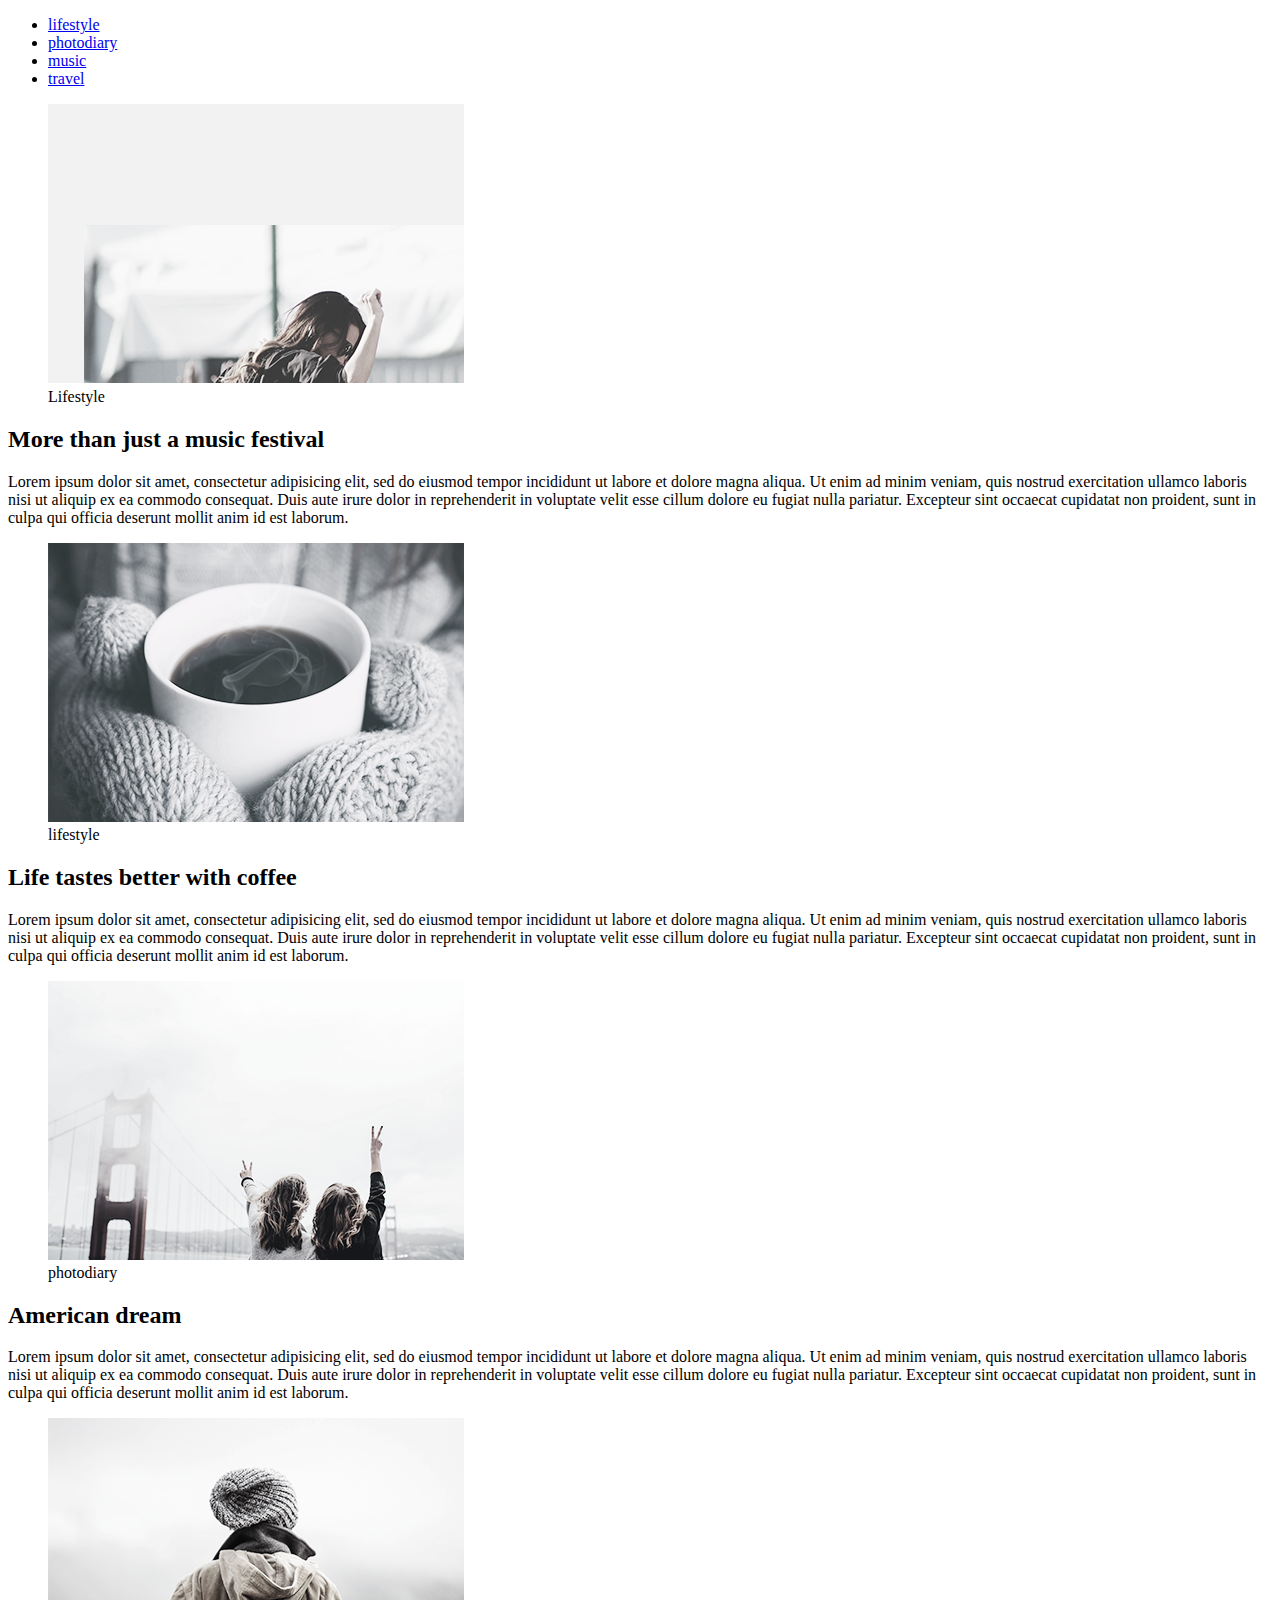
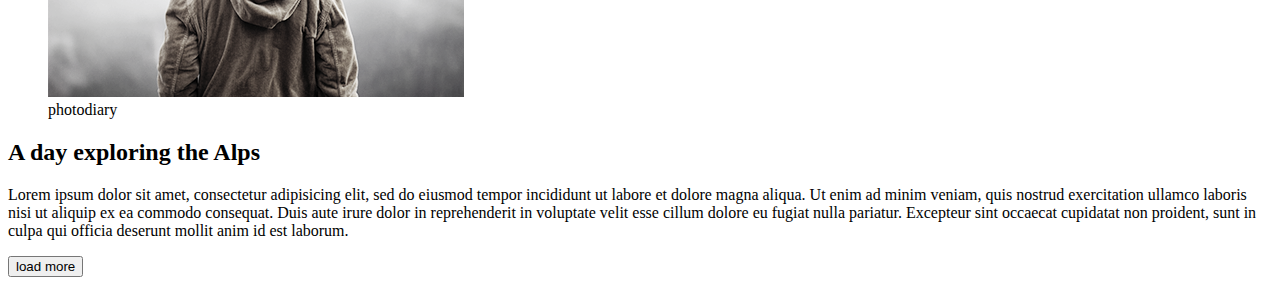
<file: module-01-02/index.html>
<!DOCTYPE html>
<html lang="zxx">
  <head>
        <meta charset="utf-8">
        <title>Лучший сайт</title>
  </head>

  <body>
    <header>
      <nav>
        <ul>
        <li><a href="#">lifestyle</a></li>
        <li><a href="#">photodiary </a></li>
        <li><a href="#">music</a></li>
        <li><a href="#">travel</a></li>   
        </ul> 
      </nav>
    </header>  

    <main>
      <section>
  <figure>
  <img src="./img/1.png" alt="Lifestyle">
  <figcaption>Lifestyle</figcaption>
  </figure>
        <h2>More than just a music festival</h2>
    <p>Lorem ipsum dolor sit amet, consectetur adipisicing elit, sed do eiusmod tempor incididunt ut labore et dolore magna aliqua. Ut enim ad minim veniam, quis nostrud exercitation ullamco laboris nisi ut aliquip ex ea commodo consequat. Duis aute irure dolor in reprehenderit in voluptate velit esse cillum dolore eu fugiat nulla pariatur. Excepteur sint occaecat cupidatat non proident, sunt in culpa qui officia deserunt mollit anim id est laborum. </p>
  <figure>
  <img src="./img/2.png" alt="Lifestyle">
  <figcaption>lifestyle</figcaption>
  </figure>
        <h2>Life tastes better with coffee</h2>
    <p>Lorem ipsum dolor sit amet, consectetur adipisicing elit, sed do eiusmod tempor incididunt ut labore et dolore magna aliqua. Ut enim ad minim veniam, quis nostrud exercitation ullamco laboris nisi ut aliquip ex ea commodo consequat. Duis aute irure dolor in reprehenderit in voluptate velit esse cillum dolore eu fugiat nulla pariatur. Excepteur sint occaecat cupidatat non proident, sunt in culpa qui officia deserunt mollit anim id est laborum. </p>
  <figure>
  <img src="./img/3.png" alt="photodiary">
  <figcaption>photodiary</figcaption>
  </figure>
        <h2>American dream</h2>
    <p>Lorem ipsum dolor sit amet, consectetur adipisicing elit, sed do eiusmod tempor incididunt ut labore et dolore magna aliqua. Ut enim ad minim veniam, quis nostrud exercitation ullamco laboris nisi ut aliquip ex ea commodo consequat. Duis aute irure dolor in reprehenderit in voluptate velit esse cillum dolore eu fugiat nulla pariatur. Excepteur sint occaecat cupidatat non proident, sunt in culpa qui officia deserunt mollit anim id est laborum. </p>
  <figure>
  <img src="./img/4.png" alt="photodiary">
  <figcaption>photodiary</figcaption>
  </figure>       
        <h2>A day exploring the Alps</h2>
    <p>Lorem ipsum dolor sit amet, consectetur adipisicing elit, sed do eiusmod tempor incididunt ut labore et dolore magna aliqua. Ut enim ad minim veniam, quis nostrud exercitation ullamco laboris nisi ut aliquip ex ea commodo consequat. Duis aute irure dolor in reprehenderit in voluptate velit esse cillum dolore eu fugiat nulla pariatur. Excepteur sint occaecat cupidatat non proident, sunt in culpa qui officia deserunt mollit anim id est laborum. </p>

  <button>load more</button>
      </section>
    </main>
  </body>
</html>
</file>
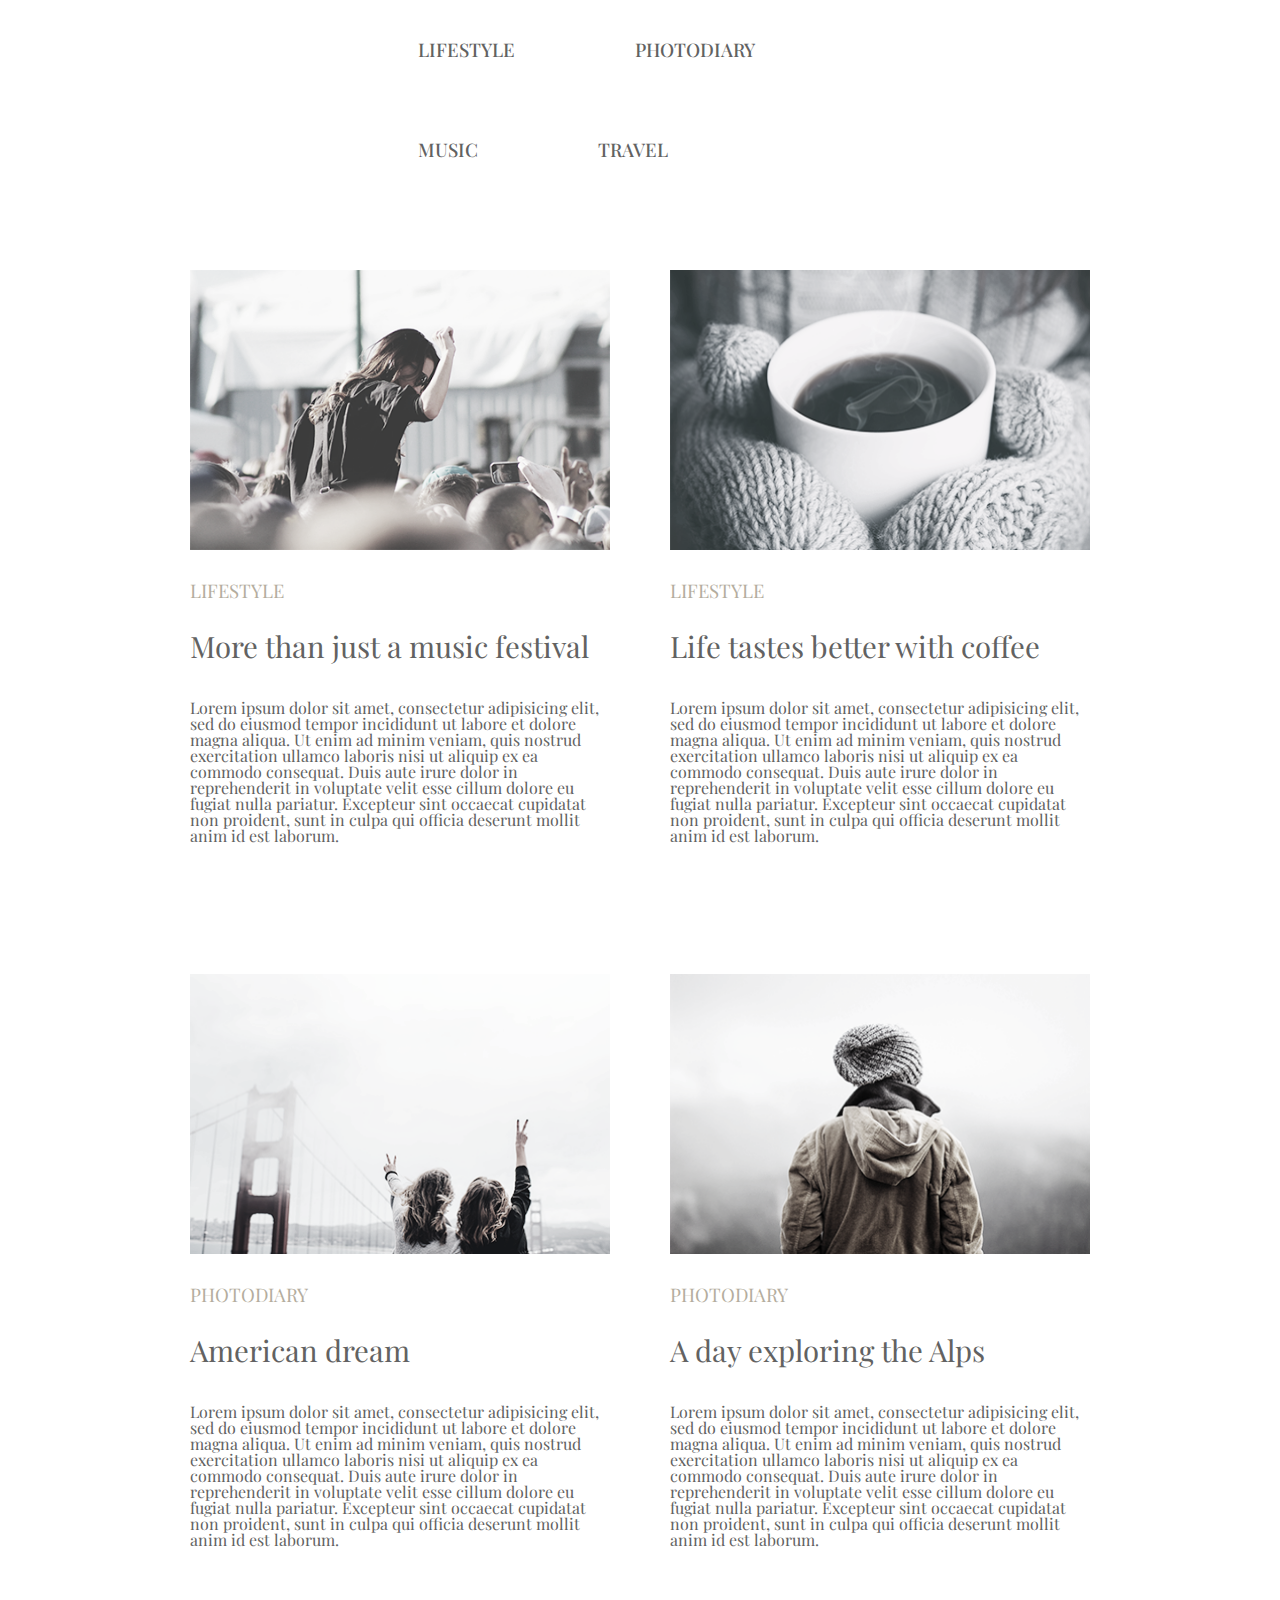
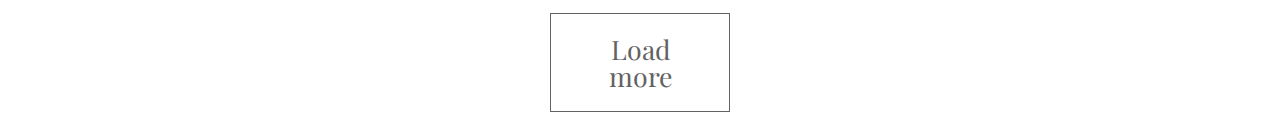
<file: module-03/index.html>
<!DOCTYPE html>
<html lang="zxx">
  <head>
        <link rel="stylesheet" href="css/reset.css">
        <link rel="stylesheet" href="css/styles.css">
        <link href="https://fonts.googleapis.com/css?family=Playfair+Display" rel="stylesheet">
        <meta charset="utf-8">
        <title>Лучший сайт</title>
  </head>

  <body>
      <header class="header">
        <nav>
          <ul class="site-navigation clearfix">
            <li><a href="#">lifestyle</a></li>
            <li><a href="#">photodiary </a></li>
            <li><a href="#">music</a></li>
            <li><a href="#">travel</a></li>   
          </ul> 
        </nav>
      </header> 
      <main>
      <div class="wrapper">
        <article class="box">
          <figure class="img">
            <img src="./img/1.png" alt="Lifestyle" width="420" height="280">
            <figcaption>LIFESTYLE</figcaption>
          </figure>
            <h2>More than just a music festival</h2>
            <p>Lorem ipsum dolor sit amet, consectetur adipisicing elit, sed do eiusmod tempor incididunt ut labore et dolore magna aliqua. Ut enim ad minim veniam, quis nostrud exercitation ullamco laboris nisi ut aliquip ex ea commodo consequat. Duis aute irure dolor in reprehenderit in voluptate velit esse cillum dolore eu fugiat nulla pariatur. Excepteur sint occaecat cupidatat non proident, sunt in culpa qui officia deserunt mollit anim id est laborum. </p>
        </article>
        <article class="box">
          <figure class="img">
            <img src="./img/2.png" alt="Lifestyle" width="420" height="280">
            <figcaption>LIFESTYLE</figcaption>
          </figure>
            <h2>Life tastes better with coffee</h2>
            <p>Lorem ipsum dolor sit amet, consectetur adipisicing elit, sed do eiusmod tempor incididunt ut labore et dolore magna aliqua. Ut enim ad minim veniam, quis nostrud exercitation ullamco laboris nisi ut aliquip ex ea commodo consequat. Duis aute irure dolor in reprehenderit in voluptate velit esse cillum dolore eu fugiat nulla pariatur. Excepteur sint occaecat cupidatat non proident, sunt in culpa qui officia deserunt mollit anim id est laborum. </p>
        </article>
        <article class="box">
          <figure class="img">
            <img src="./img/3.png" alt="photodiary" width="420" height="280">
            <figcaption>PHOTODIARY</figcaption>
          </figure>
            <h2>American dream</h2>
            <p>Lorem ipsum dolor sit amet, consectetur adipisicing elit, sed do eiusmod tempor incididunt ut labore et dolore magna aliqua. Ut enim ad minim veniam, quis nostrud exercitation ullamco laboris nisi ut aliquip ex ea commodo consequat. Duis aute irure dolor in reprehenderit in voluptate velit esse cillum dolore eu fugiat nulla pariatur. Excepteur sint occaecat cupidatat non proident, sunt in culpa qui officia deserunt mollit anim id est laborum. </p>
        </article>
        <article class="box">
          <figure class="img">
            <img src="./img/4.png" alt="photodiary" width="420" height="280">
            <figcaption>PHOTODIARY</figcaption>
          </figure>       
            <h2>A day exploring the Alps</h2>
            <p>Lorem ipsum dolor sit amet, consectetur adipisicing elit, sed do eiusmod tempor incididunt ut labore et dolore magna aliqua. Ut enim ad minim veniam, quis nostrud exercitation ullamco laboris nisi ut aliquip ex ea commodo consequat. Duis aute irure dolor in reprehenderit in voluptate velit esse cillum dolore eu fugiat nulla pariatur. Excepteur sint occaecat cupidatat non proident, sunt in culpa qui officia deserunt mollit anim id est laborum. </p>
        </article>
      </div>
    </main>
    <footer>
        <a class="more-link" href="#">Load more</a>
    </footer>
  </body>
</html>
</file>
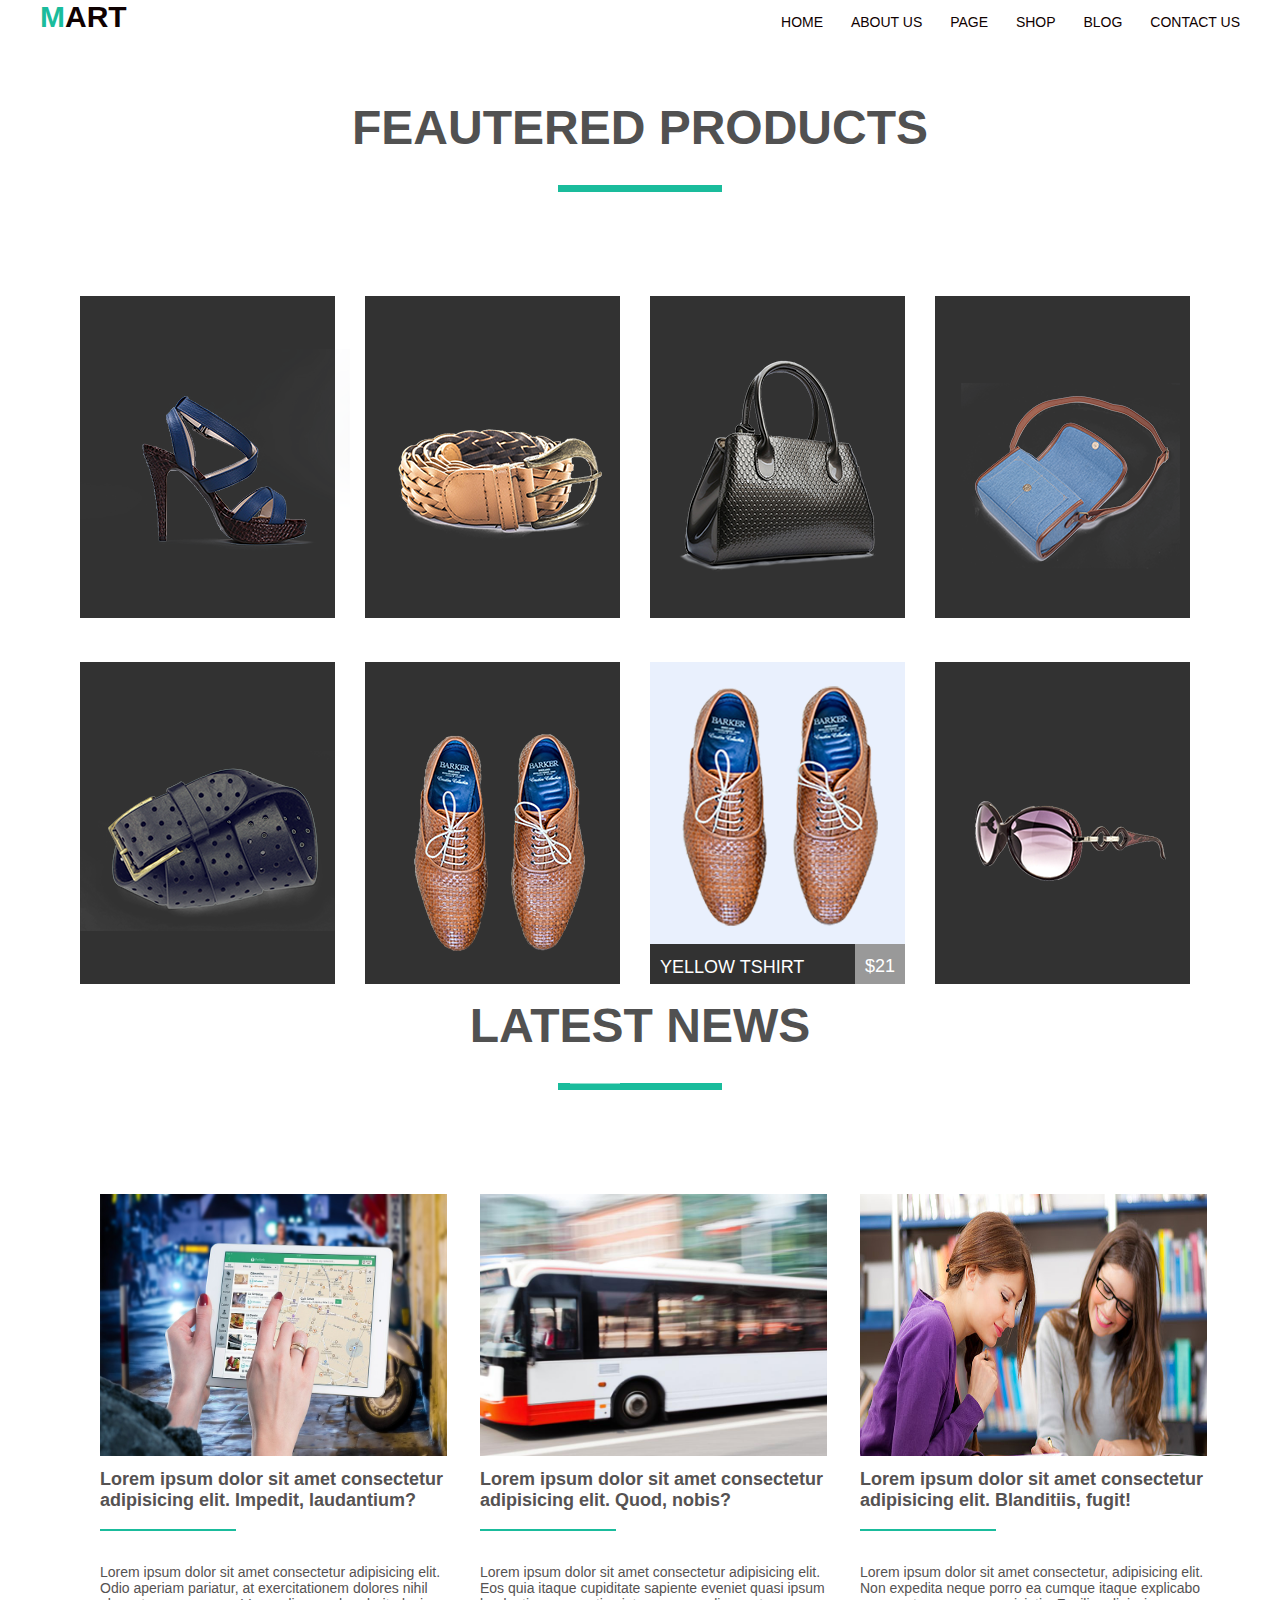
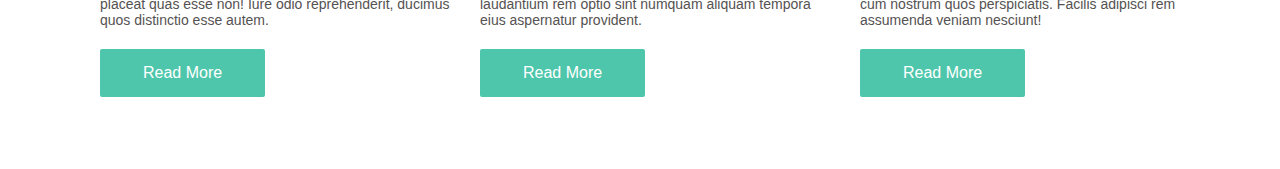
<file: module-04/index.html>
<!DOCTYPE html>
<html lang="en">
 
<head>
  <meta charset="utf-8">
  <title>My Homework</title>
  <link rel="stylesheet" href="css/normilize.css">
  <link rel="stylesheet" href="css/styles.css">
</head>

<body>
    <div class="wrapper">
        <header class="header clearfix">
            <h1 class="logo"><a href="#">mart</a></h1>
            <nav class="navigation clearfix">
                <ul>
                    <li><a href="#">home</a></li>
                    <li><a href="#">about us</a></li>
                    <li><a href="#">page</a></li>
                    <li><a href="#">shop</a></li>
                    <li><a href="#">blog</a></li>
                    <li><a href="#">contact us</a></li>
                </ul>
            </nav>    
        </header>
        <h2 class="blog_news">feautered products</h2>
        <section class="products container">
            <ul class="top_cards clearfix">
                <li class="product-block">
                    <img src="img/product1.png" alt="women boots">
                    <div class="info">
                        <p class="name">blue shirt</p>
                        <p class="price">$26</p>
                    </div>
                </li>
                <li class="product-block">
                    <img src="img/product2.png" alt="brown belt">
                    <div class="info">
                        <p class="name">woman shirt</p>
                        <p class="price">$31</p>
                    </div>
                </li>
                <li class="product-block">
                    <img src="img/product3.png" alt="hat">
                    <div class="info">
                        <p class="name">yellow tshirt</p>
                        <p class="price">$21</p>
                    </div>
                </li>
                <li class="product-block">
                    <img src="img/product4.png" alt="blue bag">
                    <div class="info">
                        <p class="name">cool lingerie</p>
                        <p class="price">$56</p>
                    </div>
                </li>
            </ul>
            <ul class="bottom_cards clearfix">
                <li class="product-block">
                    <img src="img/product5.png" alt="black bag">
                    <div class="info">
                        <p class="name">blue shirt</p>
                        <p class="price">$26</p>
                    </div>
                </li>
                <li class="product-block">
                    <img src="img/product6.png" alt="black belt">
                    <div class="info">
                        <p class="name">woman shirt</p>
                        <p class="price">$31</p>
                    </div>
                </li>
                <li class="product-block">
                    <img src="img/product7.png" alt="shoes">
                    <div class="info">
                        <p class="name">yellow tshirt</p>
                        <p class="price">$21</p>
                    </div>
                </li>
                <li class="product-block">
                    <img src="img/product8.png" alt="glasses">
                    <div class="info">
                        <p class="name">cool lingerie</p>
                        <p class="price">$56</p>
                    </div>
                </li>
            </ul>
        </section>
        <h2 class="blog_news">latest news</h2>
        <section class="blog container clearfix">
            <ul class="news clearfix">
                <li class="news_left">
                    <img class=image src="./img/1.jpg" alt="">
                    <h3>Lorem ipsum dolor sit amet consectetur adipisicing elit. Impedit, laudantium?</h3>
                    <article>Lorem ipsum dolor sit amet consectetur adipisicing elit. Odio aperiam pariatur, at exercitationem dolores nihil placeat quas esse non! Iure odio reprehenderit, ducimus quos distinctio esse autem.</article>
                    <a href="#">read more</a>
                </li>
                <li class="news_center">
                    <img class=image src="./img/2.jpg" alt="">
                    <h3>Lorem ipsum dolor sit amet consectetur adipisicing elit. Quod, nobis?</h3>
                    <article>Lorem ipsum dolor sit amet consectetur adipisicing elit. Eos quia itaque cupiditate sapiente eveniet quasi ipsum laudantium rem optio sint numquam aliquam tempora eius aspernatur provident.</article>
                    <a href="#">read more</a>
                </li>
                <li class="news_right">
                    <img class=image src="./img/3.jpg" alt="">
                    <h3>Lorem ipsum dolor sit amet consectetur adipisicing elit. Blanditiis, fugit!</h3>
                    <article>Lorem ipsum dolor sit amet consectetur, adipisicing elit. Non expedita neque porro ea cumque itaque explicabo cum nostrum quos perspiciatis. Facilis adipisci rem assumenda veniam nesciunt!</article>
                    <a href="#">read more</a>
                </li>
            </ul>
        </section>
    </div>
</body>
</file>
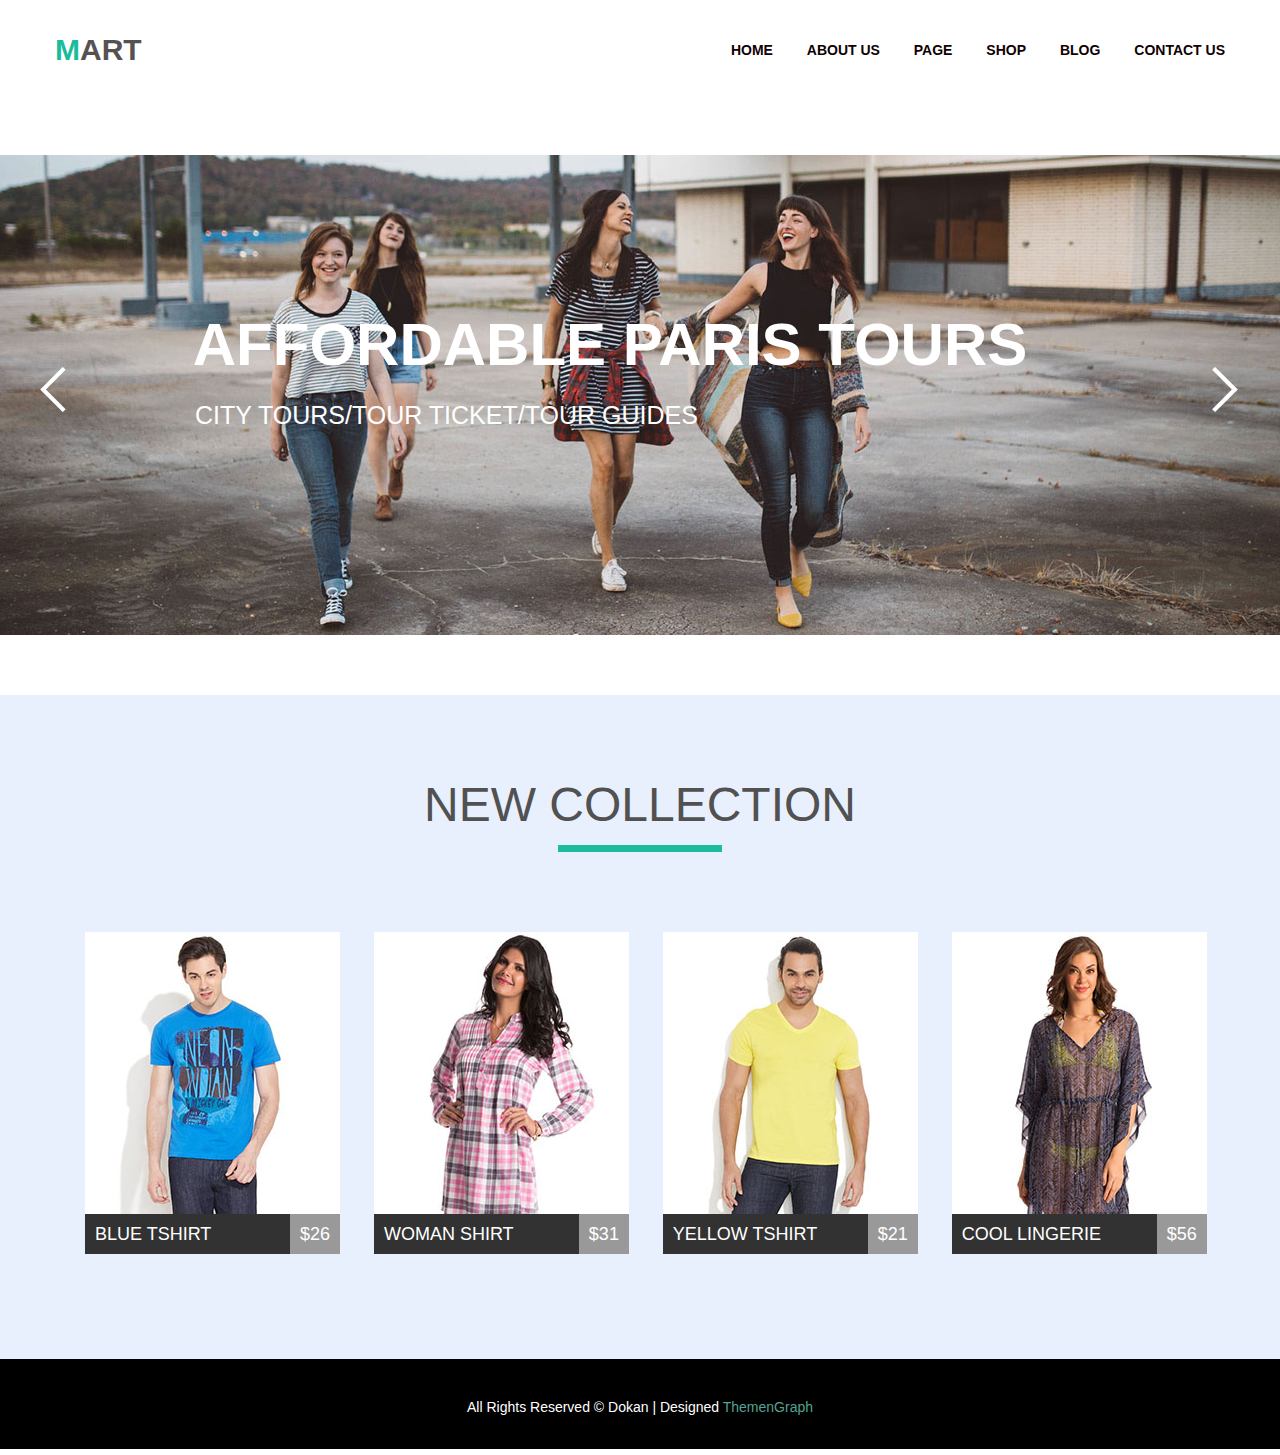
<file: module-05/index.html>
<!DOCTYPE html>
<html lang="en">
<head>
    <meta charset="UTF-8">
    <meta name="viewport" content="width=device-width, initial-scale=1.0">
    <meta http-equiv="X-UA-Compatible" content="ie=edge">
    <title>My Homework</title>
    <link rel="stylesheet" href="./css/normilize.css">
    <link rel="stylesheet" href="css/styles.css">
    <link rel="stylesheet" href="plugins/pe-icon-7-stroke/css/pe-icon-7-stroke.css">
    <link rel="stylesheet" href="plugins/pe-icon-7-stroke/css/helper.css">
</head>

<body>
    <header class="page-header container">
        <h1 class="site-logo"><a href="#">mart</a></h1>
        <nav class="page-nav">
            <ul class="site-navigation clearfix">
                <li><a href="#">home</a></li>
                <li><a href="#">about us</a></li>
                <li><a href="#">page</a></li>
                <li><a href="#">shop</a></li>
                <li><a href="#">blog</a></li>
                <li><a href="#">contact us</a></li>
            </ul>
        </nav>
    </header>

    <main>
        <section class="first">
            <div class="container">
                <div class="top">
                    <h2>Affordable Paris tours</h2>
                    <p>City tours/Tour ticket/Tour guides</p>
                </div>
                <div class="space">
                    <span class="pe-7s-angle-left pe-5x pe-va size"></span>
                    <span class="pe-7s-angle-right pe-5x pe-va size"></span>
                </div>
            </div> 
        </section>

        <div class="topic container">
            <p>New collection</p>
        </div>

        <section class="second">
            <div class="container">
                <div class="card">
                    <div class="overlay">
                       <div class="under">
                            <span class="pe-7s-like pe-3x pe-va"></span>
                            <span class="pe-7s-shuffle pe-3x pe-va"></span>
                            <span class="pe-7s-clock pe-3x pe-va"></span>
                            <div class="inside">
                                <span class="pe-7s-cart pe-3x pe-va"></span>
                                <p class="pay">add to cart</p>
                            </div>
                        </div> 
                    </div>
                    <img src="img/img-1.jpg" width="255px" height="282px">
                    <div class="info">
                        <div class="name">
                            <p>Blue Tshirt</p>
                        </div>
                        <div class="price">
                            <p>$26</p>
                        </div>
                    </div>
                </div>
                <div class="card">
                        <div class="overlay">
                            <div class="under">
                                    <span class="pe-7s-like pe-3x pe-va"></span>
                                    <span class="pe-7s-shuffle pe-3x pe-va"></span>
                                    <span class="pe-7s-clock pe-3x pe-va"></span>
                                    <div class="inside">
                                        <span class="pe-7s-cart pe-3x pe-va"></span>
                                        <p class="pay">add to cart</p>
                                    </div>
                            </div> 
                        </div>
                    <img src="img/img-2.jpg" width="255px" height="282px">
                    <div class="info">
                        <div class="name">
                            <p>Woman shirt</p>
                        </div>
                        <div class="price">
                            <p>$31</p>
                        </div>
                    </div>
                </div>
                <div class="card">
                        <div class="overlay">
                            <div class="under">
                                <span class="pe-7s-like pe-3x pe-va"></span>
                                <span class="pe-7s-shuffle pe-3x pe-va"></span>
                                <span class="pe-7s-clock pe-3x pe-va"></span>
                                <div class="inside">
                                    <span class="pe-7s-cart pe-3x pe-va"></span>
                                    <p class="pay">add to cart</p>
                                </div>
                            </div> 
                        </div>
                    <img src="img/img-3.jpg" width="255px" height="282px">
                    <div class="info">
                        <div class="name">
                            <p>Yellow Tshirt</p>
                        </div>
                        <div class="price">
                            <p>$21</p>
                        </div>
                    </div>
                </div>
                <div class="card">
                        <div class="overlay">
                            <div class="under">
                                <span class="pe-7s-like pe-3x pe-va"></span>
                                <span class="pe-7s-shuffle pe-3x pe-va"></span>
                                <span class="pe-7s-clock pe-3x pe-va"></span>
                                <div class="inside">
                                    <span class="pe-7s-cart pe-3x pe-va"></span>
                                    <p class="pay">add to cart</p>
                                </div>
                            </div> 
                        </div>
                    <img src="img/img-4.jpg" width="255px" height="282px">
                    <div class="info">
                        <div class="name">
                            <p>Cool lingerie</p>
                        </div>
                        <div class="price">
                            <p>$56</p>
                        </div>
                    </div>
                </div>
            </div>
        </section>
    </main>
    
    <footer class="page-footer">
            <div class="bot">All Rights Reserved © Dokan | Designed <span class="span">ThemenGraph</span></div>
    </footer>
</body>

</html>
</file>
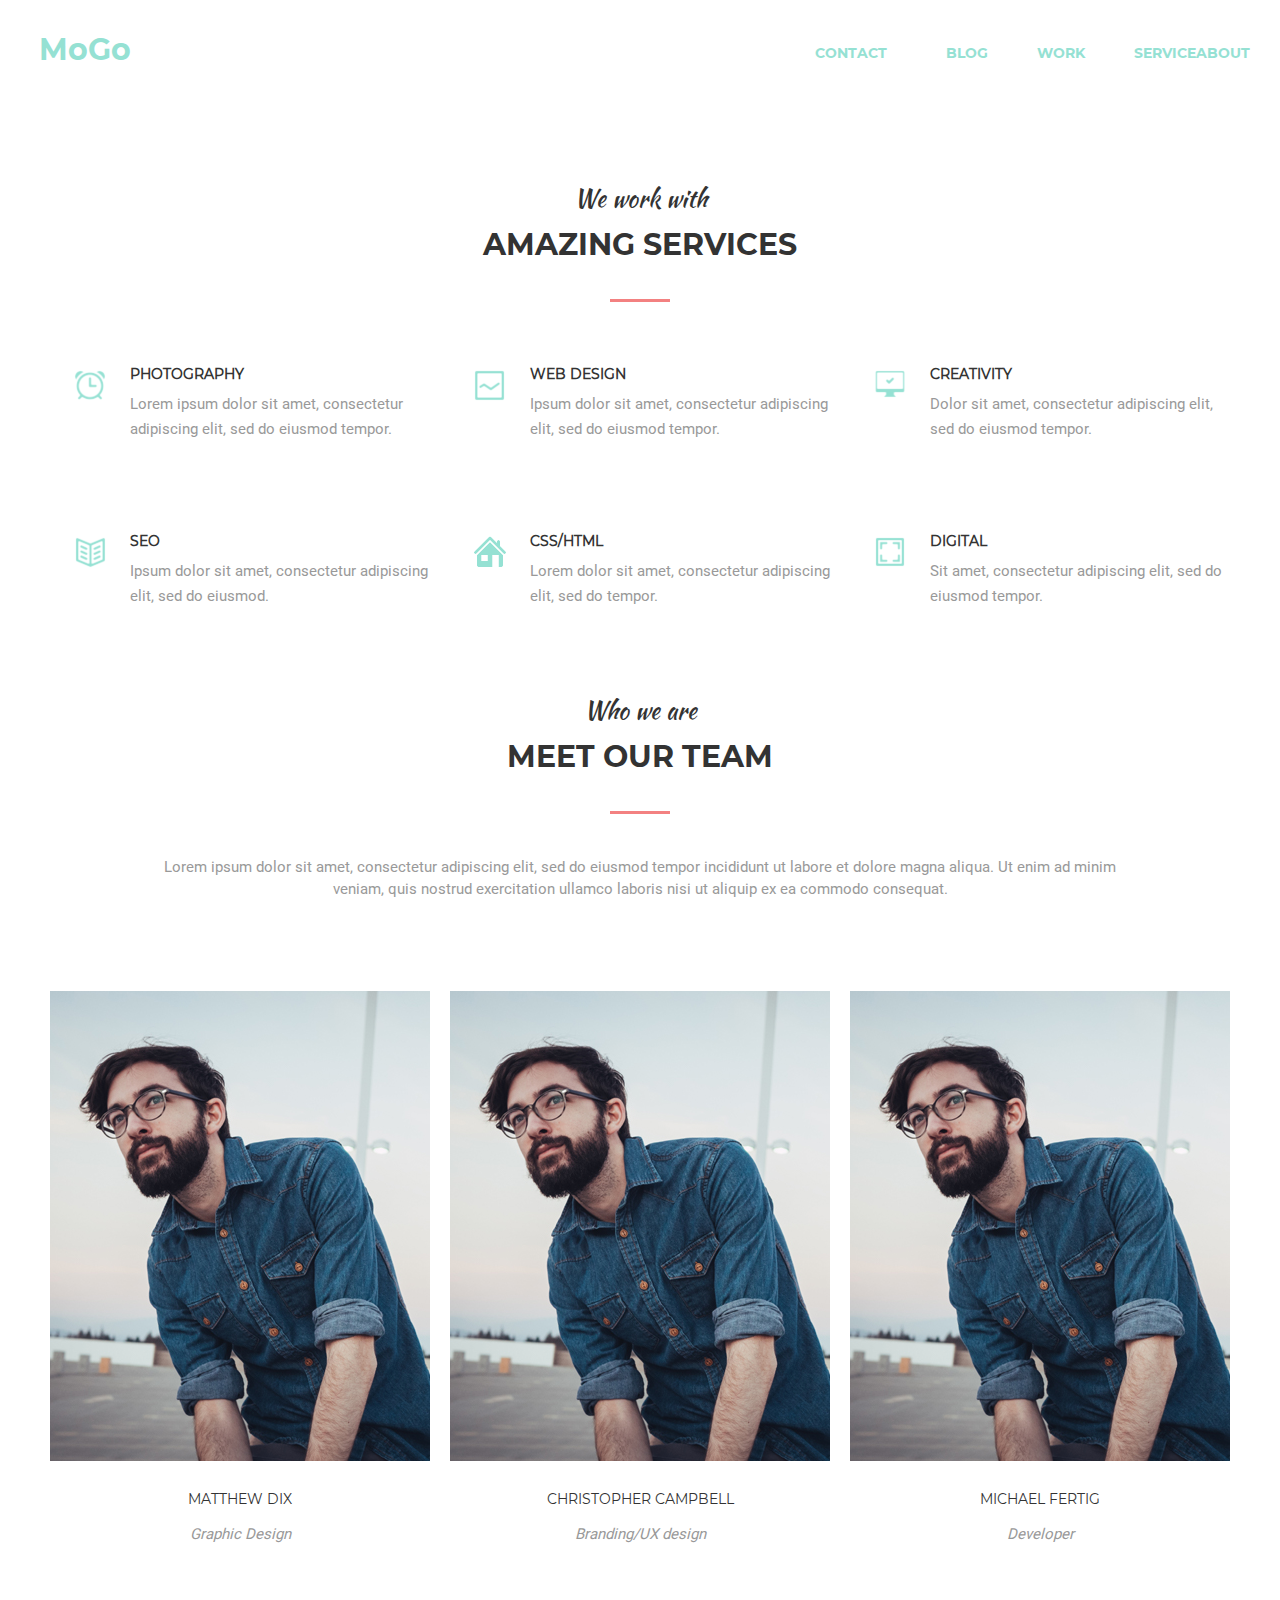
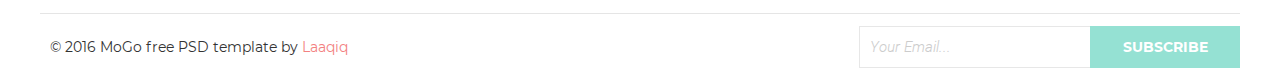
<file: module-06/index.html>
<!DOCTYPE html>
<html lang="en">
<head>
    <meta charset="UTF-8">
    <meta name="viewport" content="width=device-width, initial-scale=1.0">
    <meta http-equiv="X-UA-Compatible" content="ie=edge">
    <link rel="stylesheet" href="css/normalize.css">
    <link rel="stylesheet" href="css/styles.css">
    <link rel="stylesheet" href="css/fonts.css">
    <title>My Homework 6</title>
</head>
<body>
    <header>
        <div class="logo">
            <h1><a href="#">MoGo</a></h1>
        </div>
        <nav>
            <ul>
                <li><a href="#">about</a></li>
                <li><a href="#">service</a></li>
                <li><a href="#">work</a></li>
                <li><a href="#">blog</a></li>
                <li><a href="#">contact</a></li>
            </ul>
        </nav>
    </header>
    <section class="services">
        <div class="section_heading">
            <p>we work with</p>
            <h2>amazing services</h2>
        </div>
        <div class="flexbox">
            <div class="item">
                <div class="figure">
                    <img src="img/alarm.png" alt="clock">
                </div>
                <div class="item_name">
                    <h3>photography</h3>
                    <p class="text">Lorem ipsum dolor sit amet, consectetur adipiscing elit, sed do eiusmod tempor.</p>
                </div>
            </div>
            <div class="item">
                <div class="figure">
                    <img src="img/line.png" alt="graphic">
                </div>
                <div class="item_name">
                    <h3>web design</h3>
                    <p class="text">Ipsum dolor sit amet, consectetur adipiscing elit, sed do eiusmod tempor.</p>
                </div>
            </div>
            <div class="item">
                <div class="figure">
                    <img src="img/computer.png" alt="pc">
                </div>
                <div class="item_name">
                    <h3>creativity</h3>
                    <p class="text">Dolor sit amet, consectetur adipiscing elit, sed do eiusmod tempor.</p>
                </div>
            </div>
            <div class="item">
                <div class="figure">
                    <img src="img/book.png" alt="book">
                </div>
                <div class="item_name">
                    <h3>seo</h3>
                    <p class="text">Ipsum dolor sit amet, consectetur adipiscing elit, sed do eiusmod.</p>
                </div>
            </div>
            <div class="item">
                <div class="figure">
                    <img src="img/home.png" alt="home">
                </div>
                <div class="item_name">
                    <h3>css/html</h3>
                    <p class="text">Lorem dolor sit amet, consectetur adipiscing elit, sed do tempor.</p>
                </div>
            </div>
            <div class="item">
                <div class="figure">
                    <img src="img/digital.png" alt="image">
                </div>
                <div class="item_name">
                    <h3>digital</h3>
                    <p class="text">Sit amet, consectetur adipiscing elit, sed do eiusmod tempor.</p>
                </div>
            </div>            
        </div>
    </section>
    <section class="about_us">
        <div class="section_heading_footer">
            <p>who we are</p>
            <h2>meet our team</h2>
            <h4>Lorem ipsum dolor sit amet, consectetur adipiscing elit, sed do eiusmod tempor incididunt ut labore et dolore magna aliqua. Ut enim ad minim veniam, quis nostrud exercitation ullamco laboris nisi ut aliquip ex ea commodo consequat. </h4>
        </div>
        <div class="flexbox_footer">
            <div>
                <div class="foto">
                    <div class="effect">
                        <div class="social">
                            <ul>
                                <li><a href="#"><img src="img/facebook.png" alt=""></a></li>
                                <li><a href="#"><img src="img/twitter.png" alt=""></a></li>
                                <li><a href="#"><img src="img/pinterest.png" alt=""></a></li>
                                <li><a href="#"><img src="img/instagram.png" alt=""></a></li>
                            </ul>
                        </div>
                    </div>  
                </div>
                <p class="name">Matthew Dix</p>
                <p class="occupation">Graphic Design</p>  
            </div>
            <div>
                <div class="foto">
                    <div class="effect">
                        <div class="social">
                            <ul>
                                <li><a href="#"><img src="img/facebook.png" alt=""></a></li>
                                <li><a href="#"><img src="img/twitter.png" alt=""></a></li>
                                <li><a href="#"><img src="img/pinterest.png" alt=""></a></li>
                                <li><a href="#"><img src="img/instagram.png" alt=""></a></li>
                            </ul>
                        </div>
                    </div>  
                </div>
                <p class="name">Christopher Campbell</p>
                <p class="occupation">Branding/UX design</p>   
            </div>
            <div>
                <div class="foto">
                    <div class="effect">
                        <div class="social">
                            <ul>
                                <li><a href="#"><img src="img/facebook.png" alt=""></a></li>
                                <li><a href="#"><img src="img/twitter.png" alt=""></a></li>
                                <li><a href="#"><img src="img/pinterest.png" alt=""></a></li>
                                <li><a href="#"><img src="img/instagram.png" alt=""></a></li>
                            </ul>
                        </div>
                    </div>  
                </div>
                <p class="name">Michael Fertig </p>
                <p class="occupation">Developer</p>   
            </div>
        </div>
    </section>
    <footer>
        <div class="copyrights">
            <p>&copy; 2016 MoGo free PSD template by <span>Laaqiq</span></p>
        </div>
        <form>
            <input type="email" placeholder="Your Email...">
            <button type="submit">subscribe</button>
        </form>
    </footer>
</body>
</html>
</file>
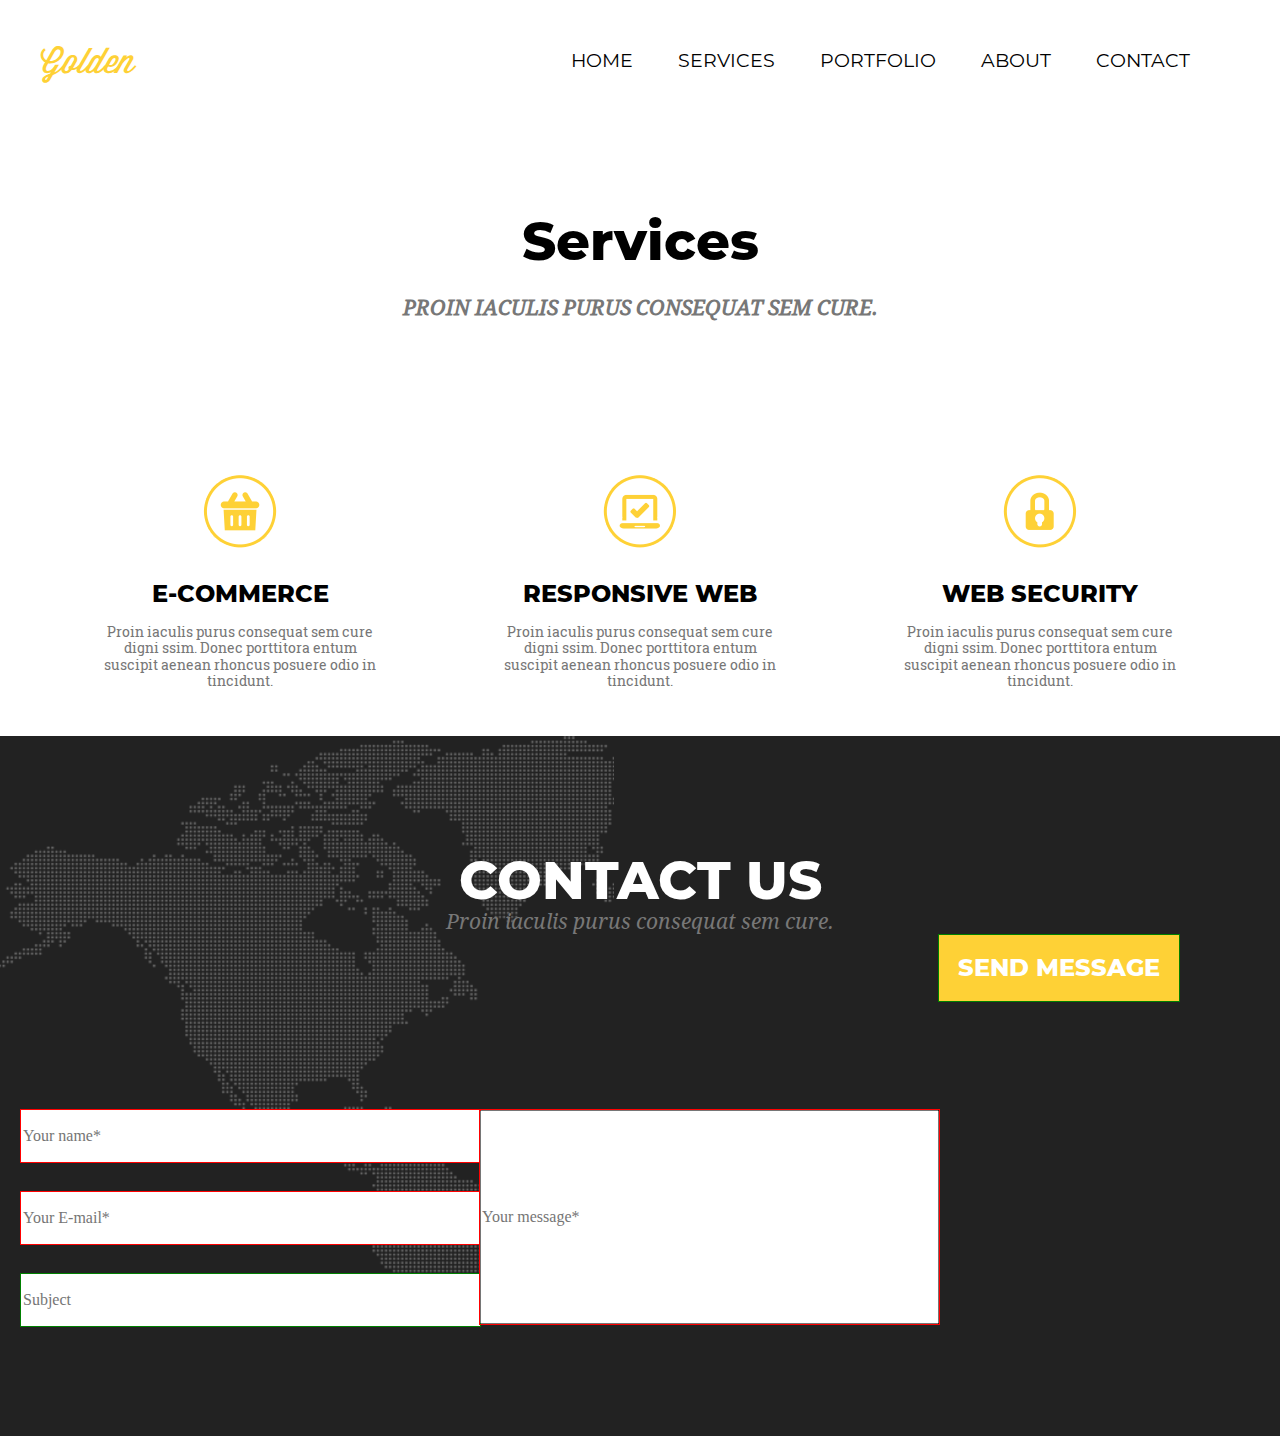
<file: module-07/index.html>
<!DOCTYPE html>
<html lang="en">
<head>
    <meta charset="UTF-8">
    <meta name="viewport" content="width=device-width, initial-scale=1.0">
    <meta http-equiv="X-UA-Compatible" content="ie=edge">
    <link rel="stylesheet" href="css/normalize.css">
    <link rel="stylesheet" href="css/styles.css">
    <title>My Homework 7</title>
</head>
<body>
    <header>
        <div class="logo">
            <p>Golden</p>
        </div>
        <nav>
            <ul>
                <li><a href="#">home</a></li>
                <li><a href="#">services</a></li>
                <li><a href="#">portfolio</a></li>
                <li><a href="#">about</a></li>
                <li><a href="#">contact</a></li>
            </ul>
        </nav>
    </header>
    <section class="section">
        <div class="section_heading">
            <p>services</p>
            <h1>Proin iaculis purus consequat sem cure. </h1>
        </div>
    <div class="flexbox"> 
       <div class="item">
           <div class="icon">
                <img src="./img/icon/basket.png" alt="basket">
                </div>
                <div class="item_name">
                    <h3>E-Commerce</h3>
                    <article>Proin iaculis purus consequat sem cure 
                        digni ssim. Donec porttitora entum suscipit 
                        aenean rhoncus posuere odio in tincidunt.</article>
                </div>
            </div>
            <div class="item">
                <div class="icon">
                    <img src="./img/icon/laptop.png" alt="laptop">
                </div>
                <div class="item_name">
                    <h3>Responsive Web</h3>
                    <article>Proin iaculis purus consequat sem cure 
                        digni ssim. Donec porttitora entum suscipit 
                        aenean rhoncus posuere odio in tincidunt.</article>
                </div>
            </div>
            <div class="item">
                <div class="icon">
                    <img src="./img/icon/locked.png" alt="locked">
                </div>
                <div class="item_name">
                    <h3>Web Security</h3>
                    <article>Proin iaculis purus consequat sem cure 
                        digni ssim. Donec porttitora entum suscipit 
                        aenean rhoncus posuere odio in tincidunt.</article>
                </div>
            </div>
        </div>   

    <footer class="contact_us">
        <div>
            <h1>contact us</h1>
            <article>Proin iaculis purus consequat sem cure. </article>
        </div>
        <form class="form">
            <div class="column">
            <input class="name" type="name" required placeholder="Your name*">
            <input class="email" type="email" required placeholder="Your E-mail*">
            <input class="subject" type="subject" placeholder="Subject">
             </div>
            <input class="message" type="message" required placeholder="Your message*">
            <input class="submit" type="submit" value="send message">
        </form>
    </footer>
</body>
</html>
</file>
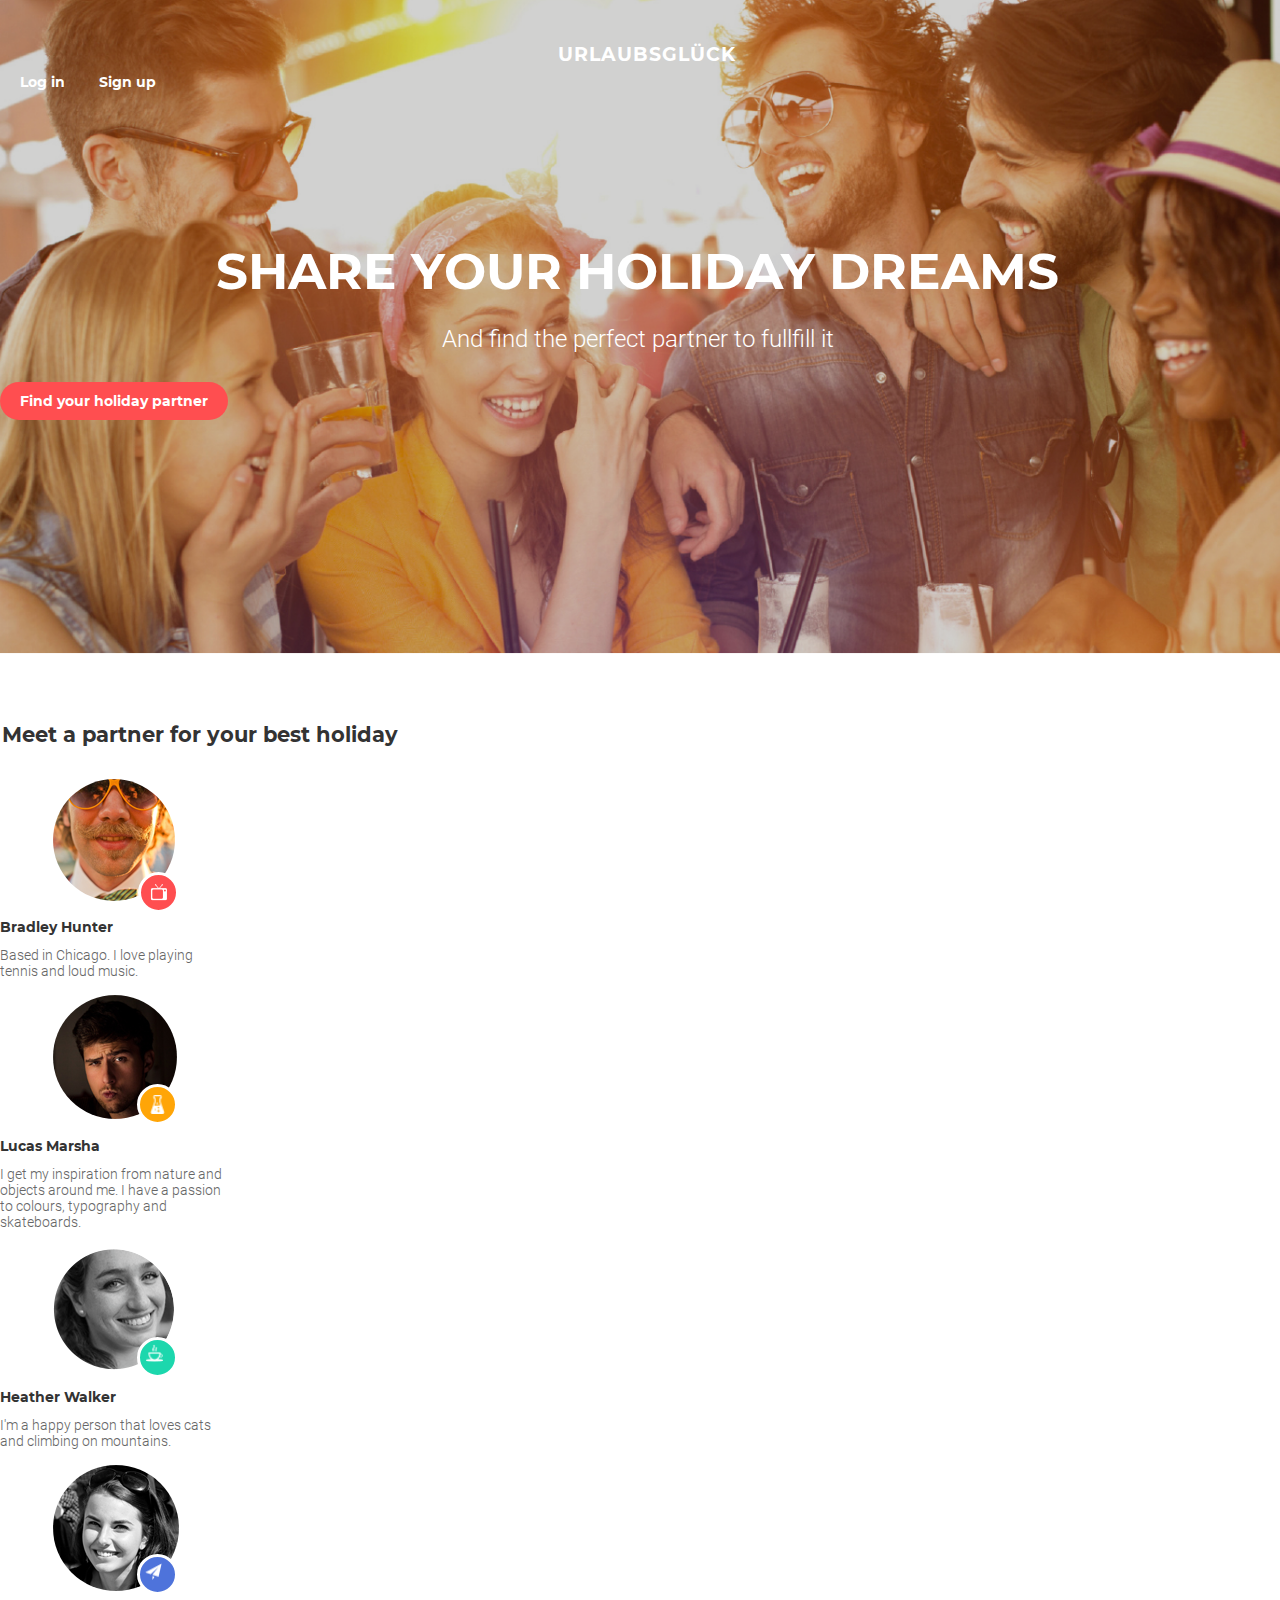
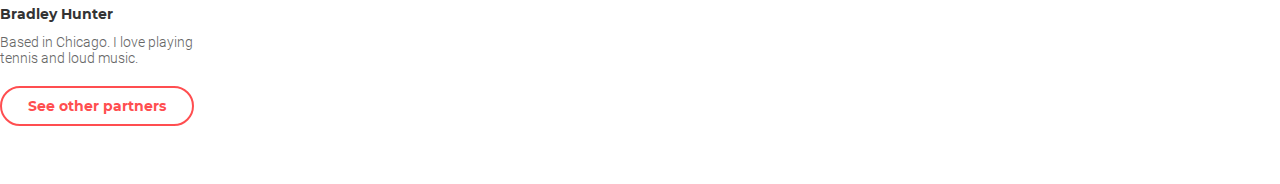
<file: module-09/index.html>
<!DOCTYPE html>
<html lang="en">

<head>
    <meta charset="UTF-8">
    <meta name="viewport" content="width=device-width, initial-scale=1.0">
    <meta http-equiv="X-UA-Compatible" content="ie=edge">
    <link rel="stylesheet" href="css/reset.css">
    <link rel="stylesheet" href="https://stackpath.bootstrapcdn.com/bootstrap/4.1.3/css/bootstrap.min.css" integrity="sha384-MCw98/SFnGE8fJT3GXwEOngsV7Zt27NXFoaoApmYm81iuXoPkFOJwJ8ERdknLPMO"
        crossorigin="anonymous">
    <link rel="stylesheet" href="css/fonts.css">
    <link rel="stylesheet" href="css/style.css">
    <title>My Homework 9</title>
</head>

<body>
    <div class="wrapper">
        <header class="header">
            <div class="container">
                <div class="row justify-content-center justify-content-md-between align-items-md-center">
                    <div class="col-12 col-md-4 col-lg-4">
                        <h1 class="logo">URLAUBSGLÜCK</h1>
                    </div>
                    <div class="order-first order-md-2 justify-content-center col-12 text-center col-md-4 col-lg-3">
                        <div class="btns-group-header">
                            <button class="btn">Log in</button>
                            <button class="btn sign_up">Sign up</button>
                        </div>
                    </div>
                </div>
            </div>
        </header>
        <section class="container">
            <div class="row justify-content-center">
                <div class="col-12 col-md-9 col-xl-6">
                    <h2 class="title">Share your holiday dreams</h2>
                </div>
                <div class="col-9 col-md-12">
                    <p class="subtitle">And find the perfect partner to fullfill it</p>
                </div>
                <div class="row">
                    <div class="col-12">
                        <div class="btns-group">
                            <button class="btn sub-btn">Find your holiday partner</button>
                        </div>
                    </div>
                </div>
            </div>
        </section>
    </div>
    <main class="team-wrapper">
        <section class="container-fluid">
            <div class="row">
                <div class="col-12 text-center">
                    <h3 class="section_title">Meet a partner for your best holiday</h3>
                </div>
            </div>
            <div class="row justify-content-center">
                <div class="col-9 col-12 col-md-8 ">
                    <div class="row partners_list text-center justify-content-center">
                        <div class="col-9 col-md-6 col-lg-3">
                            <div class="partner">
                                <figure class="partner-photo bradley">
                                    <img src="img/bradley.png" alt="" class="partner_picture">
                                </figure>
                                <h4 class="partner_name">Bradley Hunter</h4>
                                <p class="partner_info">Based in Chicago. I love playing tennis and loud music.</p>
                            </div>
                        </div>
                        <div class="col-10 col-md-6 col-lg-3 order-md-3 order-lg-2">
                            <div class="partner">
                                <figure class="partner-photo lucas bottle_icon">
                                    <img src="img/lucas.png" alt="" class="partner_picture">
                                </figure>
                                <h4 class="partner_name">Lucas Marsha</h4>
                                <p class="partner_info">I get my inspiration from nature and objects around me. I have
                                    a
                                    passion to
                                    colours, typography and skateboards.
                                </p>
                            </div>
                        </div>
                        <div class="col-md-6 col-lg-3">
                            <div class="partner">
                                <figure class="partner-photo heather tea_icon">
                                    <img src="img/heather.png" alt="" class="partner_picture">
                                </figure>
                                <h4 class="partner_name">Heather Walker</h4>
                                <p class="partner_info">I'm a happy person that loves cats and climbing on mountains.
                                </p>
                            </div>
                        </div>
                        <div class="col-9 col-md-6 col-lg-3 order-md-4">
                            <div class="partner">
                                <figure class="partner-photo maria message_icon">
                                    <img src="img/maria.png" alt="" class="partner_picture">
                                </figure>
                                <h4 class="partner_name">Bradley Hunter</h4>
                                <p class="partner_info">Based in Chicago. I love playing tennis and loud music.</p>
                            </div>
                        </div>
                    </div>
                </div>
            </div>
            <div class="row">
                <div class="col-12 text-center">
                    <button class="section_btn">See other partners</button>
                </div>
            </div>
        </section>
    </main>
</body>

</html>
</file>
<file: module-03/css/styles.css>
html {
    box-sizing: border-box;
}
  .header {
    max-width: 1200px;
    margin-left: 28%;
    margin-right: 28%;
    line-height: 100px;
  }
  .site-navigation {
    margin: auto;
    font-family: 'Playfair Display', serif;
    list-style: none;
  }
  .site-navigation li {
    float: left;
  }
  .site-navigation a {
    display: block;
    padding: 0px 60px;
    font-size: 14pt;
    color:#626262; 
    font-weight: 500;
    text-decoration: none;
    text-transform: uppercase;
  }
  .site-navigation a:hover {
    color: #03a9f4;
  }
  .site-navigation a:focus {
    color: #ff4081;
  }
  .clearfix::after { 
    display: block;
    content: "";
    clear: both; 
  } 
h2 {
    font-size: 22pt;
    margin-top: 30px;
    margin-bottom: 40px;
}
figcaption{
  font-size: 14pt;
  margin-top: 30px;
  margin-bottom: 30px;
  color:#b4ad9e;
}
.wrapper{
    width: 900px;
    margin: 0 auto;
}
.box{
width:420px;
color:#626262;
box-sizing: border-box;
float: left;
margin-right: 60px;
margin-bottom: 60px;
margin-top: 70px;
font-family: 'Playfair Display', serif;
}
.box:nth-child(2n) {
    margin-right: 0;
}
.img{
    margin: 0;
}
.more-link{
display: inline-block;
text-decoration: none;
color:#626262;
text-align: center;
font-family: 'Playfair Display', serif;
font-size: 20pt;
border: solid 1px #626262;
padding-top: 22px;
padding-right: 34px;
padding-bottom: 22px;
padding-left: 34px;
margin: 5px 43%;
}
.more-link:hover {
    color: #03a9f4;
    border-color: #03a9f4;
}
.more-link:focus {
    color: #ff4081;
    border-color: #ff4081;
}
</file>
<file: module-04/css/styles.css>
html{
    font-family: Arial, sans-serif;
}
.wrapper {
    width: 1200px;
    margin: auto;
}
header {
    height: 60px;
}
.clearfix::after {
    content: "";
    clear: both;
    display: table;
}
h1.logo {
    margin-left: 0;
    float: left;
    text-transform: uppercase;
    font-size: 30px;
    color: #555252;
    margin-top: 0;
}
h1.logo::first-letter {
    color: #1abc9c;
}
a {
    text-decoration: none;
    color: #0f0101 ;
    text-transform: uppercase;
}
nav>ul>li {
    display: inline;
    margin-left: 24px;
}
ul {
    margin-right: 0;
    float: right;
    font-size: 14px;
}
li a:hover {
    color: #1abc9c;
}
h2.blog_news {
    display: block;
    font-size: 48px;
    color: #515151;
    text-align: center;
    text-transform: uppercase;
}

h2.blog_news::after {
    content: " ";
    display: block;
    width: 164px;
    height: 7px;
    background-color: #1abc9c;
    margin-top: 30px; 
    margin-left: auto;
    margin-right: auto;
}
section.products,section.blog {
    margin-top: 90px;
    width: 1170px;    
}
.product-block {
    width: 255px;
    height: 322px;
    float: left;
    margin-right: 30px;
    box-sizing: border-box;
    background-color: #323232;
}
.top_cards {
    margin-left: 0;
}
.bottom_cards {
    margin-top: 30px;
    margin-left: 0;
}
.product-block:last-child {
    float: right;
    box-sizing: border-box;
    margin-right: 20px;
}
.product-block:hover {
    background-color: #1abc9c;
}
.info {
    box-sizing: border-box;
}
.name,.price {
    color:  #ffffff;
    font-size: 18px;
    padding-bottom: 10px;
    text-transform: uppercase;
}
.name {
    float: left;
    text-align: left;
    padding-left: 10px;
}
.price {
    margin-top: -4px;
    float: right;
    text-align: center;
    width: 50px;
    height: 40px;
    background-color: rgba(255, 255, 255, 0.5);
    padding-top: 13px;
}
p {
    margin-top: 10px;
}
div.topic {
    width: 1170px;
    margin-top: 100px;
}
.news {
    width: 1110px;
    margin-left: auto;
    margin-right: auto;
    margin-bottom: 80px;
}
.news_left,.news_center {
    float: left;
    width: 350px;
    height: 495px;
    margin-right: 30px;
}
.news_right {
    float: right;
    width: 350px;
    height: 495px;
    margin-right: 0px;
}
.image{
    box-sizing: border-box;
    width: 347px;
    height: 262px;
}
h3 {
    font-size: 18px;
    margin-top: 10px;
    color: #555252;
}
h3::after {
    content: " ";
    display: block;
    width: 136px;
    height: 2px;
    background-color: #1abc9c;
    margin-top: 18px; 
    
}
article {
    height: 65px;
    width: 350px;
    font-size: 14px;
    margin-top: 15px;
    color: #555252;
    display: inline-block;
}
.blog .news a {
    background-color: #4ec6ab;
    text-transform: capitalize;
    font-size: 16px;
    color: #ffffff;
    padding: 15px 43px;
    border-radius: 2px;
    margin-top: 20px;
    display: inline-block;
}
li {
    list-style-type: none;
}
</file>
<file: module-05/css/styles.css>
html {
    box-sizing: border-box;

}

*,
*::before,
*::after {
    box-sizing: inherit;
}

body {
    font-family: Arial, sans-serif;
    color: black;
    font-size: 14px;
    line-height: 20px;
}

img{
    display: block;
    max-width: 100%;
    height: auto;
}

.container {
    width: 1170px;
    margin: 0 auto;    
}

.page-header {
    vertical-align: middle;
    text-align: center;
    min-height: 80px;
    margin-bottom: 15px;
}

/* site navigation */
.site-logo{
    display: inline-block;
    vertical-align: middle;
    float: left;
    margin-top:40px;
}
.site-logo a{
    text-decoration: none;
    color: #555252;;
    text-transform: uppercase;
    font-size: 30px;
}
.site-logo::first-letter {
    color: #1abc9c;
}

.site-navigation {
    display: inline-block;
    vertical-align: middle;
    float: right;
    padding: 0;
    margin-top:40px;
    font-size: 14px;
    list-style: none;
}
.clearfix::after {
    content: "";
    clear: both;
    display: table;
}
.site-navigation li {
    display: inline-block;
}

.site-navigation li:not(:last-child){
    margin-right: 30px;
}

.site-navigation a {
    color: #0f0101 ;
    text-decoration: none;
    text-transform: uppercase;
    font-weight: bold;
}

.site-navigation a:hover,
.site-navigation a:focus {
    color: rgb( 26, 188, 156 );
}



/* main */
main{
    background-color: #e9f0fd;
    padding-bottom: 100px;
}
.first {
    min-height: 600px;
    margin:0 auto;
    background-color: white;
    background-image: url(../img/main.jpg);
    background-repeat: no-repeat;
    background-position: center;
    background-size: 100%;
}

.top {
    padding-top: 10px;
    width: 1110px;
    color: #ffffff;
}

h2{
    margin-top: 230px;
    font-size: 60px;
    text-transform: uppercase;
    text-align: center;
}
.top p{
    font-size: 25px;
    text-transform: uppercase;
    padding-left: 140px;
}
.pe-7s-angle-left{
    color: white ;
    box-sizing: border-box;
    transform: translate(-50%,-100%);
}
.pe-7s-angle-right{
    color: white ;
    box-sizing: border-box;
    transform: translate(820%,-100%);
}
.pe-7s-angle-left:hover,
.pe-7s-angle-right:hover {
    cursor: pointer;
    background-color: rgb(85, 166, 142);
    transition: 0.3s;
}

div>span.size{
    font-size: 120px;
}

/* topic */
.topic {
    width: 1170px;
    margin-top: 100px;
}

.topic p {
    font-size: 48px;
    color: #515151;
    text-align: center;
    text-transform: uppercase;
}

.topic p::after {
    content: " ";
    display: block;
    width: 164px;
    height: 7px;
    background-color: #1abc9c;
    margin-top: 30px; 
    margin-left: auto;
    margin-right: auto;
}

/* products */
.second{
    margin-top: 80px;
}

.card {
    position: relative;
    width: 255px;
    height: 322px;
    display: inline-block;
    margin-left: 30px;
    box-sizing: border-box;
    background-color: #323232;
}

.overlay{
    position: absolute;
    width: 235px;
    height: 262px;
    background-color: rgba(0, 0, 0, 0.5);
    padding: 30px;
    top: 10px;
    left: 10px;
    opacity: 0;
}

.pe-7s-like,
.pe-7s-shuffle,
.pe-7s-clock,
.pe-7s-cart {
    box-sizing: border-box;
    color: #ffffff;
}

.pe-7s-like,
.pe-7s-shuffle {
    margin-right: 10px;
}
.pe-7s-like,
.pe-7s-shuffle,
.pe-7s-clock {
    border: #ffffff solid 2px;
}

.inside, .pay, .pe-7s-cart {
    display: inline-block;
}

.inside{
    width: 166px;
    border: #ffffff solid 2px;
    background-color: rgb(50, 50, 50);
    margin-top: 10px;
}

.pay{
    color: #fff;
    text-transform: uppercase;
    font-size: 16px;
    padding-top: 5px;
    padding-left: 2px;
}

.pe-7s-like:hover,
.pe-7s-shuffle:hover,
.pe-7s-clock:hover,
.inside:hover{
    background-color:rgb( 26, 188, 156 );
}

.card:hover {
    background-color: #1abc9c;
}

.card:hover .overlay{
    opacity: 1;
}


.info {
    bottom: 100%;
    box-sizing: border-box;
    
}
.name,.price {
    color:  #ffffff;
    font-size: 18px;
    text-transform: uppercase;
}
.name {
    float: left;
    text-align: left;
    padding-left: 10px;
}
.price {
    float: right;
    text-align: center;
    width: 50px;
    height: 40px;
    background-color: rgba(255, 255, 255, 0.5);
}
.info p{
    margin-top: 10px;
}



/* footer */
.page-footer{
    background-color: #000;
    margin: auto;
    height: 90px;
}
.span {
    color: rgb(85, 162, 144);
}

.bot {
    padding: 38px;
    color: #fff;
    text-align: center;
}
</file>
<file: module-05/plugins/pe-icon-7-stroke/css/pe-icon-7-stroke.css>
@font-face {
	font-family: 'Pe-icon-7-stroke';
	src:url('../fonts/Pe-icon-7-stroke.eot?d7yf1v');
	src:url('../fonts/Pe-icon-7-stroke.eot?#iefixd7yf1v') format('embedded-opentype'),
		url('../fonts/Pe-icon-7-stroke.woff?d7yf1v') format('woff'),
		url('../fonts/Pe-icon-7-stroke.ttf?d7yf1v') format('truetype'),
		url('../fonts/Pe-icon-7-stroke.svg?d7yf1v#Pe-icon-7-stroke') format('svg');
	font-weight: normal;
	font-style: normal;
}

[class^="pe-7s-"], [class*=" pe-7s-"] {
	display: inline-block;
	font-family: 'Pe-icon-7-stroke';
	speak: none;
	font-style: normal;
	font-weight: normal;
	font-variant: normal;
	text-transform: none;
	line-height: 1;

	/* Better Font Rendering =========== */
	-webkit-font-smoothing: antialiased;
	-moz-osx-font-smoothing: grayscale;
}

.pe-7s-album:before {
	content: "\e6aa";
}
.pe-7s-arc:before {
	content: "\e6ab";
}
.pe-7s-back-2:before {
	content: "\e6ac";
}
.pe-7s-bandaid:before {
	content: "\e6ad";
}
.pe-7s-car:before {
	content: "\e6ae";
}
.pe-7s-diamond:before {
	content: "\e6af";
}
.pe-7s-door-lock:before {
	content: "\e6b0";
}
.pe-7s-eyedropper:before {
	content: "\e6b1";
}
.pe-7s-female:before {
	content: "\e6b2";
}
.pe-7s-gym:before {
	content: "\e6b3";
}
.pe-7s-hammer:before {
	content: "\e6b4";
}
.pe-7s-headphones:before {
	content: "\e6b5";
}
.pe-7s-helm:before {
	content: "\e6b6";
}
.pe-7s-hourglass:before {
	content: "\e6b7";
}
.pe-7s-leaf:before {
	content: "\e6b8";
}
.pe-7s-magic-wand:before {
	content: "\e6b9";
}
.pe-7s-male:before {
	content: "\e6ba";
}
.pe-7s-map-2:before {
	content: "\e6bb";
}
.pe-7s-next-2:before {
	content: "\e6bc";
}
.pe-7s-paint-bucket:before {
	content: "\e6bd";
}
.pe-7s-pendrive:before {
	content: "\e6be";
}
.pe-7s-photo:before {
	content: "\e6bf";
}
.pe-7s-piggy:before {
	content: "\e6c0";
}
.pe-7s-plugin:before {
	content: "\e6c1";
}
.pe-7s-refresh-2:before {
	content: "\e6c2";
}
.pe-7s-rocket:before {
	content: "\e6c3";
}
.pe-7s-settings:before {
	content: "\e6c4";
}
.pe-7s-shield:before {
	content: "\e6c5";
}
.pe-7s-smile:before {
	content: "\e6c6";
}
.pe-7s-usb:before {
	content: "\e6c7";
}
.pe-7s-vector:before {
	content: "\e6c8";
}
.pe-7s-wine:before {
	content: "\e6c9";
}
.pe-7s-cloud-upload:before {
	content: "\e68a";
}
.pe-7s-cash:before {
	content: "\e68c";
}
.pe-7s-close:before {
	content: "\e680";
}
.pe-7s-bluetooth:before {
	content: "\e68d";
}
.pe-7s-cloud-download:before {
	content: "\e68b";
}
.pe-7s-way:before {
	content: "\e68e";
}
.pe-7s-close-circle:before {
	content: "\e681";
}
.pe-7s-id:before {
	content: "\e68f";
}
.pe-7s-angle-up:before {
	content: "\e682";
}
.pe-7s-wristwatch:before {
	content: "\e690";
}
.pe-7s-angle-up-circle:before {
	content: "\e683";
}
.pe-7s-world:before {
	content: "\e691";
}
.pe-7s-angle-right:before {
	content: "\e684";
}
.pe-7s-volume:before {
	content: "\e692";
}
.pe-7s-angle-right-circle:before {
	content: "\e685";
}
.pe-7s-users:before {
	content: "\e693";
}
.pe-7s-angle-left:before {
	content: "\e686";
}
.pe-7s-user-female:before {
	content: "\e694";
}
.pe-7s-angle-left-circle:before {
	content: "\e687";
}
.pe-7s-up-arrow:before {
	content: "\e695";
}
.pe-7s-angle-down:before {
	content: "\e688";
}
.pe-7s-switch:before {
	content: "\e696";
}
.pe-7s-angle-down-circle:before {
	content: "\e689";
}
.pe-7s-scissors:before {
	content: "\e697";
}
.pe-7s-wallet:before {
	content: "\e600";
}
.pe-7s-safe:before {
	content: "\e698";
}
.pe-7s-volume2:before {
	content: "\e601";
}
.pe-7s-volume1:before {
	content: "\e602";
}
.pe-7s-voicemail:before {
	content: "\e603";
}
.pe-7s-video:before {
	content: "\e604";
}
.pe-7s-user:before {
	content: "\e605";
}
.pe-7s-upload:before {
	content: "\e606";
}
.pe-7s-unlock:before {
	content: "\e607";
}
.pe-7s-umbrella:before {
	content: "\e608";
}
.pe-7s-trash:before {
	content: "\e609";
}
.pe-7s-tools:before {
	content: "\e60a";
}
.pe-7s-timer:before {
	content: "\e60b";
}
.pe-7s-ticket:before {
	content: "\e60c";
}
.pe-7s-target:before {
	content: "\e60d";
}
.pe-7s-sun:before {
	content: "\e60e";
}
.pe-7s-study:before {
	content: "\e60f";
}
.pe-7s-stopwatch:before {
	content: "\e610";
}
.pe-7s-star:before {
	content: "\e611";
}
.pe-7s-speaker:before {
	content: "\e612";
}
.pe-7s-signal:before {
	content: "\e613";
}
.pe-7s-shuffle:before {
	content: "\e614";
}
.pe-7s-shopbag:before {
	content: "\e615";
}
.pe-7s-share:before {
	content: "\e616";
}
.pe-7s-server:before {
	content: "\e617";
}
.pe-7s-search:before {
	content: "\e618";
}
.pe-7s-film:before {
	content: "\e6a5";
}
.pe-7s-science:before {
	content: "\e619";
}
.pe-7s-disk:before {
	content: "\e6a6";
}
.pe-7s-ribbon:before {
	content: "\e61a";
}
.pe-7s-repeat:before {
	content: "\e61b";
}
.pe-7s-refresh:before {
	content: "\e61c";
}
.pe-7s-add-user:before {
	content: "\e6a9";
}
.pe-7s-refresh-cloud:before {
	content: "\e61d";
}
.pe-7s-paperclip:before {
	content: "\e69c";
}
.pe-7s-radio:before {
	content: "\e61e";
}
.pe-7s-note2:before {
	content: "\e69d";
}
.pe-7s-print:before {
	content: "\e61f";
}
.pe-7s-network:before {
	content: "\e69e";
}
.pe-7s-prev:before {
	content: "\e620";
}
.pe-7s-mute:before {
	content: "\e69f";
}
.pe-7s-power:before {
	content: "\e621";
}
.pe-7s-medal:before {
	content: "\e6a0";
}
.pe-7s-portfolio:before {
	content: "\e622";
}
.pe-7s-like2:before {
	content: "\e6a1";
}
.pe-7s-plus:before {
	content: "\e623";
}
.pe-7s-left-arrow:before {
	content: "\e6a2";
}
.pe-7s-play:before {
	content: "\e624";
}
.pe-7s-key:before {
	content: "\e6a3";
}
.pe-7s-plane:before {
	content: "\e625";
}
.pe-7s-joy:before {
	content: "\e6a4";
}
.pe-7s-photo-gallery:before {
	content: "\e626";
}
.pe-7s-pin:before {
	content: "\e69b";
}
.pe-7s-phone:before {
	content: "\e627";
}
.pe-7s-plug:before {
	content: "\e69a";
}
.pe-7s-pen:before {
	content: "\e628";
}
.pe-7s-right-arrow:before {
	content: "\e699";
}
.pe-7s-paper-plane:before {
	content: "\e629";
}
.pe-7s-delete-user:before {
	content: "\e6a7";
}
.pe-7s-paint:before {
	content: "\e62a";
}
.pe-7s-bottom-arrow:before {
	content: "\e6a8";
}
.pe-7s-notebook:before {
	content: "\e62b";
}
.pe-7s-note:before {
	content: "\e62c";
}
.pe-7s-next:before {
	content: "\e62d";
}
.pe-7s-news-paper:before {
	content: "\e62e";
}
.pe-7s-musiclist:before {
	content: "\e62f";
}
.pe-7s-music:before {
	content: "\e630";
}
.pe-7s-mouse:before {
	content: "\e631";
}
.pe-7s-more:before {
	content: "\e632";
}
.pe-7s-moon:before {
	content: "\e633";
}
.pe-7s-monitor:before {
	content: "\e634";
}
.pe-7s-micro:before {
	content: "\e635";
}
.pe-7s-menu:before {
	content: "\e636";
}
.pe-7s-map:before {
	content: "\e637";
}
.pe-7s-map-marker:before {
	content: "\e638";
}
.pe-7s-mail:before {
	content: "\e639";
}
.pe-7s-mail-open:before {
	content: "\e63a";
}
.pe-7s-mail-open-file:before {
	content: "\e63b";
}
.pe-7s-magnet:before {
	content: "\e63c";
}
.pe-7s-loop:before {
	content: "\e63d";
}
.pe-7s-look:before {
	content: "\e63e";
}
.pe-7s-lock:before {
	content: "\e63f";
}
.pe-7s-lintern:before {
	content: "\e640";
}
.pe-7s-link:before {
	content: "\e641";
}
.pe-7s-like:before {
	content: "\e642";
}
.pe-7s-light:before {
	content: "\e643";
}
.pe-7s-less:before {
	content: "\e644";
}
.pe-7s-keypad:before {
	content: "\e645";
}
.pe-7s-junk:before {
	content: "\e646";
}
.pe-7s-info:before {
	content: "\e647";
}
.pe-7s-home:before {
	content: "\e648";
}
.pe-7s-help2:before {
	content: "\e649";
}
.pe-7s-help1:before {
	content: "\e64a";
}
.pe-7s-graph3:before {
	content: "\e64b";
}
.pe-7s-graph2:before {
	content: "\e64c";
}
.pe-7s-graph1:before {
	content: "\e64d";
}
.pe-7s-graph:before {
	content: "\e64e";
}
.pe-7s-global:before {
	content: "\e64f";
}
.pe-7s-gleam:before {
	content: "\e650";
}
.pe-7s-glasses:before {
	content: "\e651";
}
.pe-7s-gift:before {
	content: "\e652";
}
.pe-7s-folder:before {
	content: "\e653";
}
.pe-7s-flag:before {
	content: "\e654";
}
.pe-7s-filter:before {
	content: "\e655";
}
.pe-7s-file:before {
	content: "\e656";
}
.pe-7s-expand1:before {
	content: "\e657";
}
.pe-7s-exapnd2:before {
	content: "\e658";
}
.pe-7s-edit:before {
	content: "\e659";
}
.pe-7s-drop:before {
	content: "\e65a";
}
.pe-7s-drawer:before {
	content: "\e65b";
}
.pe-7s-download:before {
	content: "\e65c";
}
.pe-7s-display2:before {
	content: "\e65d";
}
.pe-7s-display1:before {
	content: "\e65e";
}
.pe-7s-diskette:before {
	content: "\e65f";
}
.pe-7s-date:before {
	content: "\e660";
}
.pe-7s-cup:before {
	content: "\e661";
}
.pe-7s-culture:before {
	content: "\e662";
}
.pe-7s-crop:before {
	content: "\e663";
}
.pe-7s-credit:before {
	content: "\e664";
}
.pe-7s-copy-file:before {
	content: "\e665";
}
.pe-7s-config:before {
	content: "\e666";
}
.pe-7s-compass:before {
	content: "\e667";
}
.pe-7s-comment:before {
	content: "\e668";
}
.pe-7s-coffee:before {
	content: "\e669";
}
.pe-7s-cloud:before {
	content: "\e66a";
}
.pe-7s-clock:before {
	content: "\e66b";
}
.pe-7s-check:before {
	content: "\e66c";
}
.pe-7s-chat:before {
	content: "\e66d";
}
.pe-7s-cart:before {
	content: "\e66e";
}
.pe-7s-camera:before {
	content: "\e66f";
}
.pe-7s-call:before {
	content: "\e670";
}
.pe-7s-calculator:before {
	content: "\e671";
}
.pe-7s-browser:before {
	content: "\e672";
}
.pe-7s-box2:before {
	content: "\e673";
}
.pe-7s-box1:before {
	content: "\e674";
}
.pe-7s-bookmarks:before {
	content: "\e675";
}
.pe-7s-bicycle:before {
	content: "\e676";
}
.pe-7s-bell:before {
	content: "\e677";
}
.pe-7s-battery:before {
	content: "\e678";
}
.pe-7s-ball:before {
	content: "\e679";
}
.pe-7s-back:before {
	content: "\e67a";
}
.pe-7s-attention:before {
	content: "\e67b";
}
.pe-7s-anchor:before {
	content: "\e67c";
}
.pe-7s-albums:before {
	content: "\e67d";
}
.pe-7s-alarm:before {
	content: "\e67e";
}
.pe-7s-airplay:before {
	content: "\e67f";
}
</file>
<file: module-06/css/styles.css>
body {
    margin: 0;
    padding: 0;
}
header{
    width: 1220px;
    height: 80px;
    margin: 0 auto;
}
.logo {
    float: left;
    margin-left: 9px;
    margin-top: 10px;
}
.logo a{
    text-decoration: none;
    font-family: "montserrat bold";
    font-size: 30px;
    color: #95e1d3;
    line-height: 30px;
}

nav ul {
    font-family: "montserrat bold";
    font-size: 14px;
    list-style: none;
    padding: 0;
    margin-top: 45px;
    float: right;
}
nav ul li {
    float: right;
    margin-left: 49px;
}
nav ul li:first-child {
    margin-left: 0px;
}
nav ul li:last-child{
    margin-right: 10px;
}
nav ul li a {
    text-decoration: none;
    color: #95e1d3;
    text-transform: uppercase;
    cursor: pointer;
}
nav ul li a:hover {
    color: #f38181;
    border-bottom: #f38181 solid 3px;
    padding-bottom: 8px;
}
.section_heading {
    color: #333333;
    text-align: center;
}
.section_heading p{
    font-family: "kaushan";
    font-size: 24px;
    margin-top: 105px;
    margin-bottom: 0px;
}
.section_heading p::first-letter {
    text-transform: uppercase;
}
.section_heading h2 {
    font-family: "montserrat bold";
    font-size: 30px;
    text-transform: uppercase;
    margin-top: 15px;

}
.section_heading h2::after {
    content: " ";
    clear: both;
    display: block;
    background-color: #f38181;
    height: 3px;
    width: 60px;
    margin: 37px auto 0;
}
.section_heading_footer {
    color: #333333;
    text-align: center;
}
.section_heading_footer p{
    font-family: "kaushan";
    font-size: 24px;
    margin-top: 35px;
    margin-bottom: 0px;
}
.section_heading_footer p::first-letter {
    text-transform: uppercase;
}
.section_heading_footer h2 {
    font-family: "montserrat bold";
    font-size: 30px;
    text-transform: uppercase;
    margin-top: 15px;
    margin-bottom: 42px;
}
.section_heading_footer h2::after {
    content: " ";
    clear: both;
    display: block;
    background-color: #f38181;
    height: 3px;
    width: 60px;
    margin: 37px auto 0;
}
.flexbox {
    display: flex;
    flex-wrap: wrap;
    justify-content: space-around;
    align-content: space-around;
    width: 1200px;
    height: 335px;
    margin: 0 auto;
}
.flexbox_footer {
    display: flex;
    flex-wrap: wrap;
    justify-content: space-around;
    align-content: space-around;
    width: 1200px;
    height: 335px;
    margin-top: 75px;
    margin-left: auto;
    margin-right: auto;
}
.item {
    width: 380px;
    height: 90px;
    /* margin: 40px 10px; */
}
.item .figure{
    float: left;
    width: 80px;
    text-align: center;
    padding-top: 3px;
    height: 100%;
}
h3{
    font-family: "montserrat";
    font-size: 14px;
    margin: 0;
    text-transform: uppercase;
    color: #333333;
}
h4{
    font-family: "roboto";
    font-size: 15px;
    color: #999999;
    padding-top: 17px;
    font-weight: normal;
    line-height: 22px;
}
.text{
    font-family: "roboto";
    font-size: 15px;
    color: #999999;
    line-height: 25px;
    margin: 10px auto;
}
.section_heading{
    margin-top: 0px;
}
.about_us .section_heading_footer h4 {
    width: 960px;
    height: 60px;
    margin: 0 auto;
    padding: 0;
}

.foto {
    background-image: url(../img/foto1.jpg);
    width: 380px;
    height: 470px;
    margin: 0px;
    transition-property: transform ;
    transform: translate( 0px, 0px);
    transition-duration: 1s;
}
.foto:nth-child(2) {
    background-image: url(../img/foto2.jpg);
}
.foto:last-child {
    background-image: url(../img/foto3.jpg);
}
.social {
    opacity: 0;
    transition-property: all;
    transition-duration: 1s;
}
.foto:hover {
    transform: translate( -10px, -10px);
    transition-duration: 1s;
    transition-property: transform, box-shadow;
    box-shadow: 10px 10px  #95e1d3;
}
.effect:hover .social {
    opacity: 1;
    transition-property: opacity;
    transition-duration: 1s;
}
.social ul{
    justify-content: center;
    align-items: center;
    width: 380px;
    height: 470px;
    display: flex;
    padding: 0px;
    margin: 0px;
}
.social ul li {
    display: inline-block;
    list-style: none;
    height: 58px;
    width: 58px;
    background-color: #fce38c;
    outline: 1px #f9bd87 solid;
    position: relative;
}
.social ul li:hover {
    background-color: #95e1d3;
}
li img {
   position: absolute;
   top: 50%;
   left:50%;
   transform: translate(-50% , -50%);
}
.effect {
    background-image: linear-gradient(to top, #fce38a, #f38181);
    position: absolute;
    width: 100%;
    height: 100%;
    opacity: 0;
    transition-property: all;
    transition-duration: 1s;
}
.effect:hover{
    background-image: linear-gradient(to top, #fce38a, #f38181);
    position: absolute;
    display: inline-block;
    width: 100%;
    height: 100%;
    opacity: 0.9;
    transition-property: opacity;
    transition-duration: 1s;
}
figcaption {
    font-family: "montserrat";
    font-size: 14px;
    color: #333333;
    text-align: center;
    text-transform: uppercase;
    display: block;
    margin-top: 30px;
}
figcaption span {
    display: block;
    font-family: "roboto light italic";
    font-size: 15px;
    color: #999999;
    margin-top: 15px;
    margin-bottom: 80px;
}
.about_us .flexbox{
    display: flex;
    width: 1200px;
    height: 670px;
    justify-content: space-between;
    flex-wrap: nowrap;
}
.name {
    color: #333;
    font-family: 'montserrat', sans-serif;
    font-size: 14px;
    font-weight: 400;
    text-transform: uppercase;
    margin-bottom: 6px;
    cursor: default;
    text-align: center;
    margin-top: 30px;
    margin-right: auto;
    margin-bottom: 0;
    margin-left: auto;
}
.occupation {
    color: #999;
    font-family: 'roboto', sans-serif;
    font-size: 15px;
    font-weight: 300;
    font-style: italic;
    line-height: 24px;
    cursor: default;
    text-align: center;
    margin-right: auto;
    margin-bottom: 0;
    margin-left: auto;
}
footer {
    text-align: center;
    margin: 287px auto 0 auto;;
    width: 1200px;
    height: 64px;
    border-top: 1px solid #e5e5e5;
}
footer p{
    font-family: "montserrat";
    font-size: 14px;
    color: #333333;
    margin-top: 25px;
    margin-left: 10px;
}
.copyrights {
    float: left;
}
footer p span {
    color: #f38181;
}
form {
    float: right;
}
input {
    height: 20px;
    width: 210px;
    border: 1px solid #e7e7e7;
    margin: 12px -30px 0 0;
    font-family: "roboto light italic";
    font-size: 15px;
    padding: 10px;
}
input::placeholder {
    color: #cccccc;
}
button {
    height: 42px;
    width: 150px;
    margin: 0 0px 0px 25px;
    border: none;
    background-color: #95e1d3;
    color: #ffffff;
    font-family: "montserrat bold";
    font-size: 14px;
    text-transform: uppercase;
}
</file>
<file: module-06/css/fonts.css>
@font-face {
    font-family: "kaushan";
    src: url(../fonts/KaushanScript-Regular.ttf);
}
@font-face {
    font-family: "montserrat bold";
    src: url(../fonts/Montserrat-Bold.ttf);
}
@font-face {
    font-family: "montserrat";
    src: url(../fonts/Montserrat-Regular.ttf);
}
@font-face {
    font-family: "roboto light italic";
    src: url(../fonts/Roboto-LightItalic.ttf);
}
@font-face {
    font-family: "roboto";
    src: url(../fonts/Roboto-Regular.ttf);
}
</file>
<file: module-07/css/styles.css>
@font-face {
    font-family: "droidserif italic";
    src: url(../fonts/DroidSerif-Italic.woff);
}
@font-face {
    font-family: "montserrat bold";
    src: url(../fonts/Montserrat-ExtraBold.woff);
}
@font-face {
    font-family: "montserrat regular";
    src: url(../fonts/Montserrat-Regular.woff);
}
@font-face {
    font-family: "robotoslab";
    src: url(../fonts/RobotoSlab-Regular.woff);
}
@font-face {
    font-family: "wisdomscript";
    src: url(../fonts/WisdomScriptAJ.woff);
}
body {
    margin: 0;
    padding: 0;
}
header{
    width: 1200px;
    height: 80px;
    margin: 0 auto;
}
.logo {
    float: left;
}
.logo p{
    font-family: "wisdomscript";
    font-size: 26pt;
    color: #fed136;
    line-height: 30px;
    margin-top: 50px;
}
nav ul {
    font-family: "montserrat regular";
    font-size: 14pt;
    list-style: none;
    padding: 0;
    float: right;
    margin-top: 50px;
    margin-left: 370px;
}
nav ul li {
    display: inline;
}
nav ul li:first-child {
    margin-left: 0px;
}
nav ul li:last-child{
    margin-right: 10px;
}
nav ul li a {
    text-decoration: none;
    color:black;
    text-transform: uppercase;
    cursor: pointer;
    margin-right: 40px;
}
nav ul li a:hover {
    color: #fed136;
    padding-bottom: 8px;
}
.section_heading {
    text-align: center;
    margin-top: 130px;
}
.section_heading p{
    color:black;
    font-family: "montserrat bold";
    font-size: 40pt;
    margin: 0 auto;
}
.section_heading p::first-letter {
    text-transform: uppercase;
}
.section_heading h1 {
    font-family: "droidserif italic";
    font-size: 16pt;
    text-transform: uppercase;
    margin-top: 25px;
    margin-bottom: 80px;
    color:#777777;
}
.flexbox {
    display: flex;
    flex-wrap: wrap;
    justify-content: space-around;
    align-content: space-around;
    width: 1200px;
    height: 335px;
    margin: 0 auto;
}
.item {
    width: 280px;
    height: 190px;
}
.icon{
    text-align: center;
    margin-bottom: 25px;
}
h3{
    font-family: "montserrat bold";
    font-size: 18pt;
    margin: 0;
    text-transform: uppercase;
    color: black;
    text-align: center;
}
.flexbox article {
    text-align: center;
    font-family: "robotoslab";
    font-size: 14px;
    color: #777777;
    padding-top: 17px;
}
.contact_us h1{
    text-align: center;  
    font-family: "montserrat bold";
    font-size: 40pt;
    color: white;
    text-transform: uppercase;
    padding-top: 113px;
    margin: 0 auto;
}
.contact_us article{
    text-align: center;  
    font-family: "droidserif italic";
    font-size: 16pt;
    color: #777777;
    margin: 0 auto;
    padding: 0 auto; 
}
.contact_us{
    background-image: url(../img/footer-1.png);
    background-color: #222222;
    background-repeat: no-repeat;
    margin: auto;
    height: 700px;
}
.form{
    display: flex;
    flex-wrap: wrap;
    justify-content: center;
    width: 1200px;
    height: 305px;
}
.name, .email, .subject{
    display: flex;
    justify-content: center;
}
.column{ flex-direction: column; }

.name, .email, .subject{
    height: 50px;
    width: 455px;
    margin: 30px 0;
    border: none;
}
.name{
    margin-top:175px;
}
.message{
    text-align: left;
    padding: 0;
    margin-top:175px;
    height: 210px;
    width: 455px;
}
.submit {
    display: flex;
    height: 66px;
    width: 240px;
    border: none;
    background-color: #fed136;
    color: #ffffff;
    font-family: "montserrat bold";
    font-size: 18pt;
    text-transform: uppercase;
}
input:invalid {
    outline: 1px solid red; 
   }
input:valid {
    outline: 1px solid green; 
   }
</file>
<file: module-09/css/fonts.css>
@font-face {
    font-family: 'Montserrat';
    font-style: normal;
    font-weight: 400;
    src: local('Montserrat Regular'), local('Montserrat-Regular'), url('../fonts/montserrat-v12-latin-regular.woff2') format('woff2'), url('../fonts/montserrat-v12-latin-regular.woff') format('woff')
  }

  @font-face {
    font-family: 'Montserrat';
    font-style: normal;
    font-weight: 700;
    src: local('Montserrat Bold'), local('Montserrat-Bold'), url('../fonts/montserrat-v12-latin-700.woff2') format('woff2'), url('../fonts/montserrat-v12-latin-700.woff') format('woff')
  }
  /* roboto-300 - latin */
@font-face {
    font-family: 'Roboto';
    font-style: normal;
    font-weight: 300;
    src: local('Roboto Light'), local('Roboto-Light'),
         url('../fonts/roboto-v18-latin-300.woff2') format('woff2'), /* Chrome 26+, Opera 23+, Firefox 39+ */
         url('../fonts/roboto-v18-latin-300.woff') format('woff'); /* Chrome 6+, Firefox 3.6+, IE 9+, Safari 5.1+ */
  }
  /* roboto-regular - latin */
  @font-face {
    font-family: 'Roboto';
    font-style: normal;
    font-weight: 400;
    src: local('Roboto'), local('Roboto-Regular'),
         url('../fonts/roboto-v18-latin-regular.woff2') format('woff2'), /* Chrome 26+, Opera 23+, Firefox 39+ */
         url('../fonts/roboto-v18-latin-regular.woff') format('woff'); /* Chrome 6+, Firefox 3.6+, IE 9+, Safari 5.1+ */
  }
</file>
<file: module-09/css/style.css>
.wrapper {
    background-image: url(../img/background.png);
    background-position: center;
    background-repeat: no-repeat;
    background-size: cover;
    margin-bottom: 65px;
}

.header {
    padding-top: 20px;
}


.btn {
    font-size: 14px;
    color: rgb(255, 255, 255);
    font-family: Montserrat, sans-serif;
    font-weight: bold;
    text-align: center;
    outline: none;
    background: none;
    padding: 5px 18px;
    border: 2px solid transparent;
    border-radius: 22px;
    margin-bottom: 118px;
    padding-right: 11px;
}

.sign_up {
    border-color: white;
    padding: 5px 15px;
}

.btns-group-header {
    margin-right: 27px;
}

.logo {
    font-size: 19px;
    letter-spacing: 1px;
    color: rgb(255, 255, 255);
    font-family: Montserrat, sans-serif;
    font-weight: bold;
    text-align: center;
    margin-bottom: 30px;
}

.title {
    font-size: 29px;
    color: rgb(255, 255, 255);
    font-family: "Montserrat", sans-serif;
    font-weight: bold;
    text-align: center;
    text-transform: uppercase;
    margin-bottom: 8px;
}

.subtitle {
    font-size: 17px;
    color: rgb(255, 255, 255);
    font-family: "Roboto", sans-serif;
    font-weight: 300;
    text-align: center;
    margin-bottom: 10px;
}

.sub-btn {
    background-color: #ff4e50;
    padding: 8px 44px;
    margin-bottom: 140px;
}

.section_title {
    color: #333;
    font-family: 'Montserrat', sans-serif;
    font-size: 21px;
    font-weight: 700;
    margin-bottom: 14px;
    padding-right: 7px;
}

.partner_picture {
    border-radius: 50%;
}

.partner-photo {
    position: relative;
    width: 126px;
    height: 119px;
    margin: 0 auto 21px auto;
}

.partner-photo::after {
    content: '';
    display: block;
    position: absolute;
    right: 0;
    top: 75%;
    border: 3px solid #fff;
    border-radius: 50%;
    background-image: url('../img/tv.png');
    background-position: center;
    background-color: #ff4e50;
    background-size: 17px 17px;
    background-repeat: no-repeat;
    width: 35px;
    height: 35px;
}

.bottle_icon::after {
    position: absolute;
    background-color: #ffa507;
    border: 3px solid #ffffff;
    border-radius: 50%;
    right: 2%;
    top: 75%;
    background-image: url('../img/bottle.png');
    background-position: center;
    background-size: 15px 19px;
}

.tea_icon::after {
    position: absolute;
    background-color: #1cd7ad;
    border: 3px solid #ffffff;
    border-radius: 50%;
    right: 4%;
    top: 75%;
    background-image: url('../img/tea.png');
    background-position: 5px 4px;
    background-size: 18px 18px;
}


.message_icon::after {
    position: absolute;
    background-color: #4e73db;
    border: 3px solid #ffffff;
    border-radius: 50%;
    right: 4%;
    top: 71%;
    background-image: url('../img/message.png');
    background-position: 5px 6px;
}


.partner_name {
    margin-bottom: 11px;
    color: #333;
    font-family: 'Montserrat', sans-serif;
    font-size: 14px;
    font-weight: 700;
}

.partner_info {
    color: #666;
    font-family: 'Roboto', sans-serif;
    font-size: 14px;
    font-weight: 300;
    margin-bottom: 20px;
}

.heather {
    margin-top: 14px;
}

.maria {
    height: 124px;
    margin-bottom: 16px;
}

.section_btn {
    color: #ff4e50;
    font-family: 'Montserrat', sans-serif;
    font-size: 14px;
    font-weight: 700;
    border: 2px solid #ff4e50;
    border-radius: 40px;
    padding: 7px 69px;
    background-color: transparent;
    margin-bottom: 68px;
    margin-right: 3px;
}

.section_btn:active {
    cursor: pointer;
    transition: 40ms linear;
    background-color: #ff4e50;
    color: #ffffff
}

@media (min-width: 768px) {
    .section_title {
        padding-left: 2px;
        margin-bottom: 34px;
        padding-top: 3px;
    }

    .partner {
        width: 232px;
    }
}


@media (min-width:768px) {
    .header {
        margin-bottom: 144px;
        padding-top: 39px;
    }

    .btn,
    .logo {
        margin-bottom: 0;
    }

    .logo {
        padding-top: 4px;
        padding-left: 2px;
        cursor: pointer;
    }

    .btns-group-header {
        margin-right: -8px;
    }

    .sub-btn {
        margin-bottom: 230px;
    }

    .title {
        font-size: 50px;
        margin-right: 10px;
        margin-bottom: 23px;
    }

    .subtitle {
        font-size: 24px;
        margin-bottom: 29px;
        margin-left: -4px;
    }

    .sub-btn {
        padding: 8px 18px;
        margin-bottom: 234px;
    }

    .partner-photo {
        height: 124px;
    }

    .partner_name {
        margin-bottom: 11px;
    }

    .lucas {
        margin-top: 15px;
        margin-bottom: 18px;
    }

    .maria {
        margin-top: 14px;
    }

    .bradley {
        margin-top: -2px;
        margin-bottom: 15px;
    }

    .heather {
        margin-top: -1px;
        margin-bottom: 15px;
    }

    .tea_icon::after {
        right: 1%;
        top: 71%;
    }

    .message_icon::after {
        top: 72%;
        right: 1%;
    }

    .bottle_icon::after {
        top: 72%;
        right: 1%;
    }

    .section_btn {
        padding: 9px 26px;
        margin-bottom: 58px;
        margin-right: 2px;
    }
}

@media (min-width: 942px) {
    .header {
        margin-bottom: 143px;
    }

    .logo {
        padding-left: 13px;
    }

    .btns-group-header {
        margin-right: 45px;
    }

    .btn {
        border-color: transparent;
    }

    .btn:hover {
        border-color: #ffffff
    }

    .sub-btn:hover {
        cursor: pointer;
        transition: 0.2s linear;
        background-color: transparent;
        color: #ff4e50;
        border-color: #ffffff
    }

    .title {
        margin-right: 5px;
    }

    .partner_picture {
        cursor: pointer;
        transition: 0.2s linear;
    }

    .lucas {
        margin-top: -4px;
        margin-bottom: 18px;
    }

    .maria {
        margin-top: -4px;
    }

    .partner_picture:hover {
        transform: scale(1.05) translate(-2%, 2%)
    }

    .partner_info {
        margin-bottom: 20px;
    }

    .section_btn {
        padding: 9px 26px;
        transition: 0.2s linear;
    }

    .section_btn:hover {
        cursor: pointer;
        transition: 0.2s linear;
        background-color: #ff4e50;
        color: #ffffff
    }
}
</file>
<file: module-04/css/normilize.css>
/*! normalize.css v8.0.0 | MIT License | github.com/necolas/normalize.css */

/* Document
   ========================================================================== */

/**
 * 1. Correct the line height in all browsers.
 * 2. Prevent adjustments of font size after orientation changes in iOS.
 */

 html {
    line-height: 1.15; /* 1 */
    -webkit-text-size-adjust: 100%; /* 2 */
  }
  
  /* Sections
     ========================================================================== */
  
  /**
   * Remove the margin in all browsers.
   */
  
  body {
    margin: 0;
  }
  
  /**
   * Correct the font size and margin on `h1` elements within `section` and
   * `article` contexts in Chrome, Firefox, and Safari.
   */
  
  h1 {
    font-size: 2em;
    margin: 0.67em 0;
  }
  
  /* Grouping content
     ========================================================================== */
  
  /**
   * 1. Add the correct box sizing in Firefox.
   * 2. Show the overflow in Edge and IE.
   */
  
  hr {
    box-sizing: content-box; /* 1 */
    height: 0; /* 1 */
    overflow: visible; /* 2 */
  }
  
  /**
   * 1. Correct the inheritance and scaling of font size in all browsers.
   * 2. Correct the odd `em` font sizing in all browsers.
   */
  
  pre {
    font-family: monospace, monospace; /* 1 */
    font-size: 1em; /* 2 */
  }
  
  /* Text-level semantics
     ========================================================================== */
  
  /**
   * Remove the gray background on active links in IE 10.
   */
  
  a {
    background-color: transparent;
  }
  
  /**
   * 1. Remove the bottom border in Chrome 57-
   * 2. Add the correct text decoration in Chrome, Edge, IE, Opera, and Safari.
   */
  
  abbr[title] {
    border-bottom: none; /* 1 */
    text-decoration: underline; /* 2 */
    text-decoration: underline dotted; /* 2 */
  }
  
  /**
   * Add the correct font weight in Chrome, Edge, and Safari.
   */
  
  b,
  strong {
    font-weight: bolder;
  }
  
  /**
   * 1. Correct the inheritance and scaling of font size in all browsers.
   * 2. Correct the odd `em` font sizing in all browsers.
   */
  
  code,
  kbd,
  samp {
    font-family: monospace, monospace; /* 1 */
    font-size: 1em; /* 2 */
  }
  
  /**
   * Add the correct font size in all browsers.
   */
  
  small {
    font-size: 80%;
  }
  
  /**
   * Prevent `sub` and `sup` elements from affecting the line height in
   * all browsers.
   */
  
  sub,
  sup {
    font-size: 75%;
    line-height: 0;
    position: relative;
    vertical-align: baseline;
  }
  
  sub {
    bottom: -0.25em;
  }
  
  sup {
    top: -0.5em;
  }
  
  /* Embedded content
     ========================================================================== */
  
  /**
   * Remove the border on images inside links in IE 10.
   */
  
  img {
    border-style: none;
  }
  
  /* Forms
     ========================================================================== */
  
  /**
   * 1. Change the font styles in all browsers.
   * 2. Remove the margin in Firefox and Safari.
   */
  
  button,
  input,
  optgroup,
  select,
  textarea {
    font-family: inherit; /* 1 */
    font-size: 100%; /* 1 */
    line-height: 1.15; /* 1 */
    margin: 0; /* 2 */
  }
  
  /**
   * Show the overflow in IE.
   * 1. Show the overflow in Edge.
   */
  
  button,
  input { /* 1 */
    overflow: visible;
  }
  
  /**
   * Remove the inheritance of text transform in Edge, Firefox, and IE.
   * 1. Remove the inheritance of text transform in Firefox.
   */
  
  button,
  select { /* 1 */
    text-transform: none;
  }
  
  /**
   * Correct the inability to style clickable types in iOS and Safari.
   */
  
  button,
  [type="button"],
  [type="reset"],
  [type="submit"] {
    -webkit-appearance: button;
  }
  
  /**
   * Remove the inner border and padding in Firefox.
   */
  
  button::-moz-focus-inner,
  [type="button"]::-moz-focus-inner,
  [type="reset"]::-moz-focus-inner,
  [type="submit"]::-moz-focus-inner {
    border-style: none;
    padding: 0;
  }
  
  /**
   * Restore the focus styles unset by the previous rule.
   */
  
  button:-moz-focusring,
  [type="button"]:-moz-focusring,
  [type="reset"]:-moz-focusring,
  [type="submit"]:-moz-focusring {
    outline: 1px dotted ButtonText;
  }
  
  /**
   * Correct the padding in Firefox.
   */
  
  fieldset {
    padding: 0.35em 0.75em 0.625em;
  }
  
  /**
   * 1. Correct the text wrapping in Edge and IE.
   * 2. Correct the color inheritance from `fieldset` elements in IE.
   * 3. Remove the padding so developers are not caught out when they zero out
   *    `fieldset` elements in all browsers.
   */
  
  legend {
    box-sizing: border-box; /* 1 */
    color: inherit; /* 2 */
    display: table; /* 1 */
    max-width: 100%; /* 1 */
    padding: 0; /* 3 */
    white-space: normal; /* 1 */
  }
  
  /**
   * Add the correct vertical alignment in Chrome, Firefox, and Opera.
   */
  
  progress {
    vertical-align: baseline;
  }
  
  /**
   * Remove the default vertical scrollbar in IE 10+.
   */
  
  textarea {
    overflow: auto;
  }
  
  /**
   * 1. Add the correct box sizing in IE 10.
   * 2. Remove the padding in IE 10.
   */
  
  [type="checkbox"],
  [type="radio"] {
    box-sizing: border-box; /* 1 */
    padding: 0; /* 2 */
  }
  
  /**
   * Correct the cursor style of increment and decrement buttons in Chrome.
   */
  
  [type="number"]::-webkit-inner-spin-button,
  [type="number"]::-webkit-outer-spin-button {
    height: auto;
  }
  
  /**
   * 1. Correct the odd appearance in Chrome and Safari.
   * 2. Correct the outline style in Safari.
   */
  
  [type="search"] {
    -webkit-appearance: textfield; /* 1 */
    outline-offset: -2px; /* 2 */
  }
  
  /**
   * Remove the inner padding in Chrome and Safari on macOS.
   */
  
  [type="search"]::-webkit-search-decoration {
    -webkit-appearance: none;
  }
  
  /**
   * 1. Correct the inability to style clickable types in iOS and Safari.
   * 2. Change font properties to `inherit` in Safari.
   */
  
  ::-webkit-file-upload-button {
    -webkit-appearance: button; /* 1 */
    font: inherit; /* 2 */
  }
  
  /* Interactive
     ========================================================================== */
  
  /*
   * Add the correct display in Edge, IE 10+, and Firefox.
   */
  
  details {
    display: block;
  }
  
  /*
   * Add the correct display in all browsers.
   */
  
  summary {
    display: list-item;
  }
  
  /* Misc
     ========================================================================== */
  
  /**
   * Add the correct display in IE 10+.
   */
  
  template {
    display: none;
  }
  
  /**
   * Add the correct display in IE 10.
   */
  
  [hidden] {
    display: none;
  }
</file>
<file: module-05/css/normilize.css>
/*! normalize.css v8.0.0 | MIT License | github.com/necolas/normalize.css */

/* Document
   ========================================================================== */

/**
 * 1. Correct the line height in all browsers.
 * 2. Prevent adjustments of font size after orientation changes in iOS.
 */

 html {
    line-height: 1.15; /* 1 */
    -webkit-text-size-adjust: 100%; /* 2 */
  }
  
  /* Sections
     ========================================================================== */
  
  /**
   * Remove the margin in all browsers.
   */
  
  body {
    margin: 0;
  }
  
  /**
   * Correct the font size and margin on `h1` elements within `section` and
   * `article` contexts in Chrome, Firefox, and Safari.
   */
  
  h1 {
    font-size: 2em;
    margin: 0.67em 0;
  }
  
  /* Grouping content
     ========================================================================== */
  
  /**
   * 1. Add the correct box sizing in Firefox.
   * 2. Show the overflow in Edge and IE.
   */
  
  hr {
    box-sizing: content-box; /* 1 */
    height: 0; /* 1 */
    overflow: visible; /* 2 */
  }
  
  /**
   * 1. Correct the inheritance and scaling of font size in all browsers.
   * 2. Correct the odd `em` font sizing in all browsers.
   */
  
  pre {
    font-family: monospace, monospace; /* 1 */
    font-size: 1em; /* 2 */
  }
  
  /* Text-level semantics
     ========================================================================== */
  
  /**
   * Remove the gray background on active links in IE 10.
   */
  
  a {
    background-color: transparent;
  }
  
  /**
   * 1. Remove the bottom border in Chrome 57-
   * 2. Add the correct text decoration in Chrome, Edge, IE, Opera, and Safari.
   */
  
  abbr[title] {
    border-bottom: none; /* 1 */
    text-decoration: underline; /* 2 */
    text-decoration: underline dotted; /* 2 */
  }
  
  /**
   * Add the correct font weight in Chrome, Edge, and Safari.
   */
  
  b,
  strong {
    font-weight: bolder;
  }
  
  /**
   * 1. Correct the inheritance and scaling of font size in all browsers.
   * 2. Correct the odd `em` font sizing in all browsers.
   */
  
  code,
  kbd,
  samp {
    font-family: monospace, monospace; /* 1 */
    font-size: 1em; /* 2 */
  }
  
  /**
   * Add the correct font size in all browsers.
   */
  
  small {
    font-size: 80%;
  }
  
  /**
   * Prevent `sub` and `sup` elements from affecting the line height in
   * all browsers.
   */
  
  sub,
  sup {
    font-size: 75%;
    line-height: 0;
    position: relative;
    vertical-align: baseline;
  }
  
  sub {
    bottom: -0.25em;
  }
  
  sup {
    top: -0.5em;
  }
  
  /* Embedded content
     ========================================================================== */
  
  /**
   * Remove the border on images inside links in IE 10.
   */
  
  img {
    border-style: none;
  }
  
  /* Forms
     ========================================================================== */
  
  /**
   * 1. Change the font styles in all browsers.
   * 2. Remove the margin in Firefox and Safari.
   */
  
  button,
  input,
  optgroup,
  select,
  textarea {
    font-family: inherit; /* 1 */
    font-size: 100%; /* 1 */
    line-height: 1.15; /* 1 */
    margin: 0; /* 2 */
  }
  
  /**
   * Show the overflow in IE.
   * 1. Show the overflow in Edge.
   */
  
  button,
  input { /* 1 */
    overflow: visible;
  }
  
  /**
   * Remove the inheritance of text transform in Edge, Firefox, and IE.
   * 1. Remove the inheritance of text transform in Firefox.
   */
  
  button,
  select { /* 1 */
    text-transform: none;
  }
  
  /**
   * Correct the inability to style clickable types in iOS and Safari.
   */
  
  button,
  [type="button"],
  [type="reset"],
  [type="submit"] {
    -webkit-appearance: button;
  }
  
  /**
   * Remove the inner border and padding in Firefox.
   */
  
  button::-moz-focus-inner,
  [type="button"]::-moz-focus-inner,
  [type="reset"]::-moz-focus-inner,
  [type="submit"]::-moz-focus-inner {
    border-style: none;
    padding: 0;
  }
  
  /**
   * Restore the focus styles unset by the previous rule.
   */
  
  button:-moz-focusring,
  [type="button"]:-moz-focusring,
  [type="reset"]:-moz-focusring,
  [type="submit"]:-moz-focusring {
    outline: 1px dotted ButtonText;
  }
  
  /**
   * Correct the padding in Firefox.
   */
  
  fieldset {
    padding: 0.35em 0.75em 0.625em;
  }
  
  /**
   * 1. Correct the text wrapping in Edge and IE.
   * 2. Correct the color inheritance from `fieldset` elements in IE.
   * 3. Remove the padding so developers are not caught out when they zero out
   *    `fieldset` elements in all browsers.
   */
  
  legend {
    box-sizing: border-box; /* 1 */
    color: inherit; /* 2 */
    display: table; /* 1 */
    max-width: 100%; /* 1 */
    padding: 0; /* 3 */
    white-space: normal; /* 1 */
  }
  
  /**
   * Add the correct vertical alignment in Chrome, Firefox, and Opera.
   */
  
  progress {
    vertical-align: baseline;
  }
  
  /**
   * Remove the default vertical scrollbar in IE 10+.
   */
  
  textarea {
    overflow: auto;
  }
  
  /**
   * 1. Add the correct box sizing in IE 10.
   * 2. Remove the padding in IE 10.
   */
  
  [type="checkbox"],
  [type="radio"] {
    box-sizing: border-box; /* 1 */
    padding: 0; /* 2 */
  }
  
  /**
   * Correct the cursor style of increment and decrement buttons in Chrome.
   */
  
  [type="number"]::-webkit-inner-spin-button,
  [type="number"]::-webkit-outer-spin-button {
    height: auto;
  }
  
  /**
   * 1. Correct the odd appearance in Chrome and Safari.
   * 2. Correct the outline style in Safari.
   */
  
  [type="search"] {
    -webkit-appearance: textfield; /* 1 */
    outline-offset: -2px; /* 2 */
  }
  
  /**
   * Remove the inner padding in Chrome and Safari on macOS.
   */
  
  [type="search"]::-webkit-search-decoration {
    -webkit-appearance: none;
  }
  
  /**
   * 1. Correct the inability to style clickable types in iOS and Safari.
   * 2. Change font properties to `inherit` in Safari.
   */
  
  ::-webkit-file-upload-button {
    -webkit-appearance: button; /* 1 */
    font: inherit; /* 2 */
  }
  
  /* Interactive
     ========================================================================== */
  
  /*
   * Add the correct display in Edge, IE 10+, and Firefox.
   */
  
  details {
    display: block;
  }
  
  /*
   * Add the correct display in all browsers.
   */
  
  summary {
    display: list-item;
  }
  
  /* Misc
     ========================================================================== */
  
  /**
   * Add the correct display in IE 10+.
   */
  
  template {
    display: none;
  }
  
  /**
   * Add the correct display in IE 10.
   */
  
  [hidden] {
    display: none;
  }
</file>
<file: module-05/plugins/pe-icon-7-stroke/css/helper.css>
/* HELPER CLASS 
 * -------------------------- */

/* FA based classes */

/*! Modified from font-awesome helper CSS classes - PIXEDEN
 *  Font Awesome 4.0.3 by @davegandy - http://fontawesome.io - @fontawesome
 *  License - http://fontawesome.io/license (CSS: MIT License)
 */

/* makes the font 33% larger relative to the icon container */
.pe-lg {
    font-size: 1.3333333333333333em;
    line-height: 0.75em;
    vertical-align: -15%;
  }
  .pe-2x {
    font-size: 2em;
  }
  .pe-3x {
    font-size: 3em;
  }
  .pe-4x {
    font-size: 4em;
  }
  .pe-5x {
    font-size: 5em;
  }
  .pe-fw {
    width: 1.2857142857142858em;
    text-align: center;
  }
  .pe-ul {
    padding-left: 0;
    margin-left: 2.142857142857143em;
    list-style-type: none;
  }
  .pe-ul > li {
    position: relative;
  }
  .pe-li {
    position: absolute;
    left: -2.142857142857143em;
    width: 2.142857142857143em;
    top: 0.14285714285714285em;
    text-align: center;
  }
  .pe-li.pe-lg {
    left: -1.8571428571428572em;
  }
  .pe-border {
    padding: .2em .25em .15em;
    border: solid 0.08em #eeeeee;
    border-radius: .1em;
  }
  .pull-right {
    float: right;
  }
  .pull-left {
    float: left;
  }
  .pe.pull-left {
    margin-right: .3em;
  }
  .pe.pull-right {
    margin-left: .3em;
  }
  .pe-spin {
    -webkit-animation: spin 2s infinite linear;
    -moz-animation: spin 2s infinite linear;
    -o-animation: spin 2s infinite linear;
    animation: spin 2s infinite linear;
  }
  @-moz-keyframes spin {
    0% {
      -moz-transform: rotate(0deg);
    }
    100% {
      -moz-transform: rotate(359deg);
    }
  }
  @-webkit-keyframes spin {
    0% {
      -webkit-transform: rotate(0deg);
    }
    100% {
      -webkit-transform: rotate(359deg);
    }
  }
  @-o-keyframes spin {
    0% {
      -o-transform: rotate(0deg);
    }
    100% {
      -o-transform: rotate(359deg);
    }
  }
  @-ms-keyframes spin {
    0% {
      -ms-transform: rotate(0deg);
    }
    100% {
      -ms-transform: rotate(359deg);
    }
  }
  @keyframes spin {
    0% {
      transform: rotate(0deg);
    }
    100% {
      transform: rotate(359deg);
    }
  }
  .pe-rotate-90 {
    filter: progid:DXImageTransform.Microsoft.BasicImage(rotation=1);
    -webkit-transform: rotate(90deg);
    -moz-transform: rotate(90deg);
    -ms-transform: rotate(90deg);
    -o-transform: rotate(90deg);
    transform: rotate(90deg);
  }
  .pe-rotate-180 {
    filter: progid:DXImageTransform.Microsoft.BasicImage(rotation=2);
    -webkit-transform: rotate(180deg);
    -moz-transform: rotate(180deg);
    -ms-transform: rotate(180deg);
    -o-transform: rotate(180deg);
    transform: rotate(180deg);
  }
  .pe-rotate-270 {
    filter: progid:DXImageTransform.Microsoft.BasicImage(rotation=3);
    -webkit-transform: rotate(270deg);
    -moz-transform: rotate(270deg);
    -ms-transform: rotate(270deg);
    -o-transform: rotate(270deg);
    transform: rotate(270deg);
  }
  .pe-flip-horizontal {
    filter: progid:DXImageTransform.Microsoft.BasicImage(rotation=0, mirror=1);
    -webkit-transform: scale(-1, 1);
    -moz-transform: scale(-1, 1);
    -ms-transform: scale(-1, 1);
    -o-transform: scale(-1, 1);
    transform: scale(-1, 1);
  }
  .pe-flip-vertical {
    filter: progid:DXImageTransform.Microsoft.BasicImage(rotation=2, mirror=1);
    -webkit-transform: scale(1, -1);
    -moz-transform: scale(1, -1);
    -ms-transform: scale(1, -1);
    -o-transform: scale(1, -1);
    transform: scale(1, -1);
  }
  .pe-stack {
    position: relative;
    display: inline-block;
    width: 2em;
    height: 2em;
    line-height: 2em;
    vertical-align: middle;
  }
  .pe-stack-1x,
  .pe-stack-2x {
    position: absolute;
    left: 0;
    width: 100%;
    text-align: center;
  }
  .pe-stack-1x {
    line-height: inherit;
  }
  .pe-stack-2x {
    font-size: 2em;
  }
  .pe-inverse {
    color: #ffffff;
  }
  
  /* Custom classes / mods - PIXEDEN */
  .pe-va {
    vertical-align: middle;
  }
  
  .pe-border {
    border: solid 0.08em #eaeaea;
  }
  
  [class^="pe-7s-"], [class*=" pe-7s-"] {
    display: inline-block;
  }
</file>
